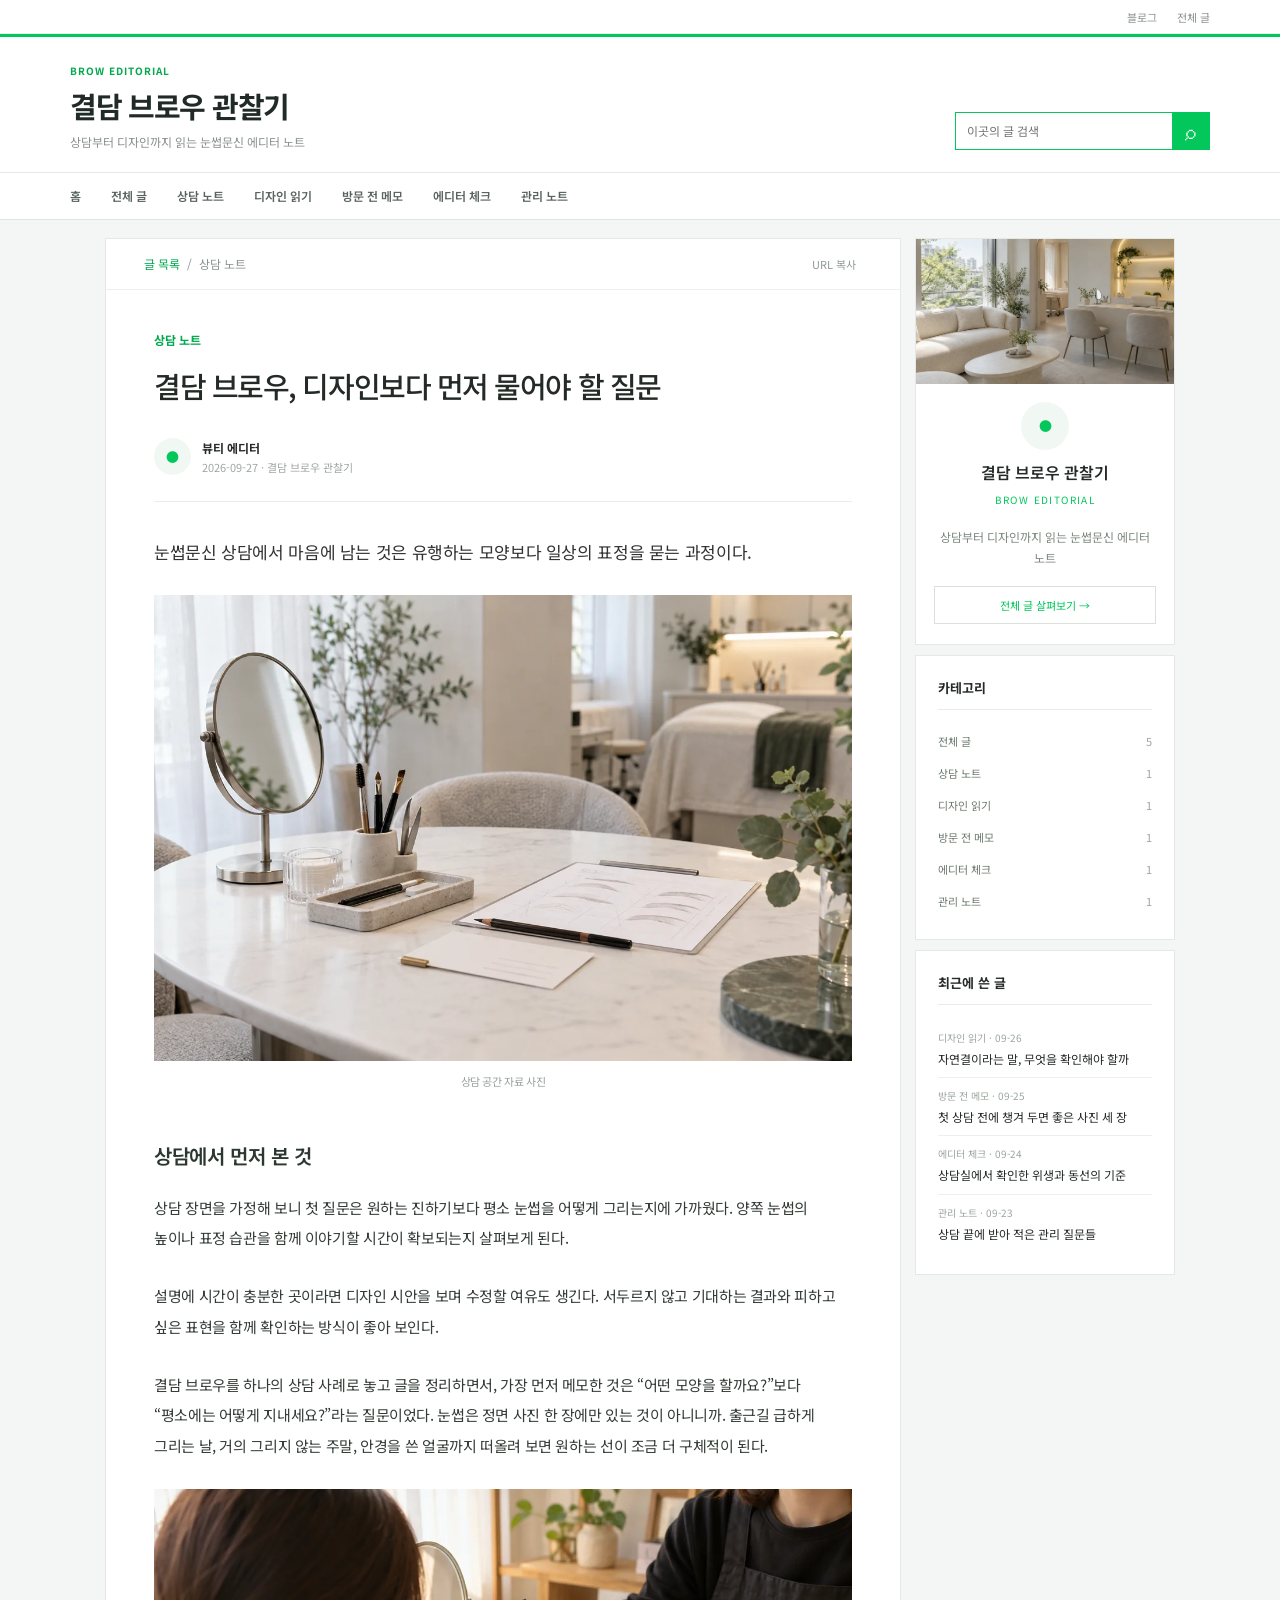
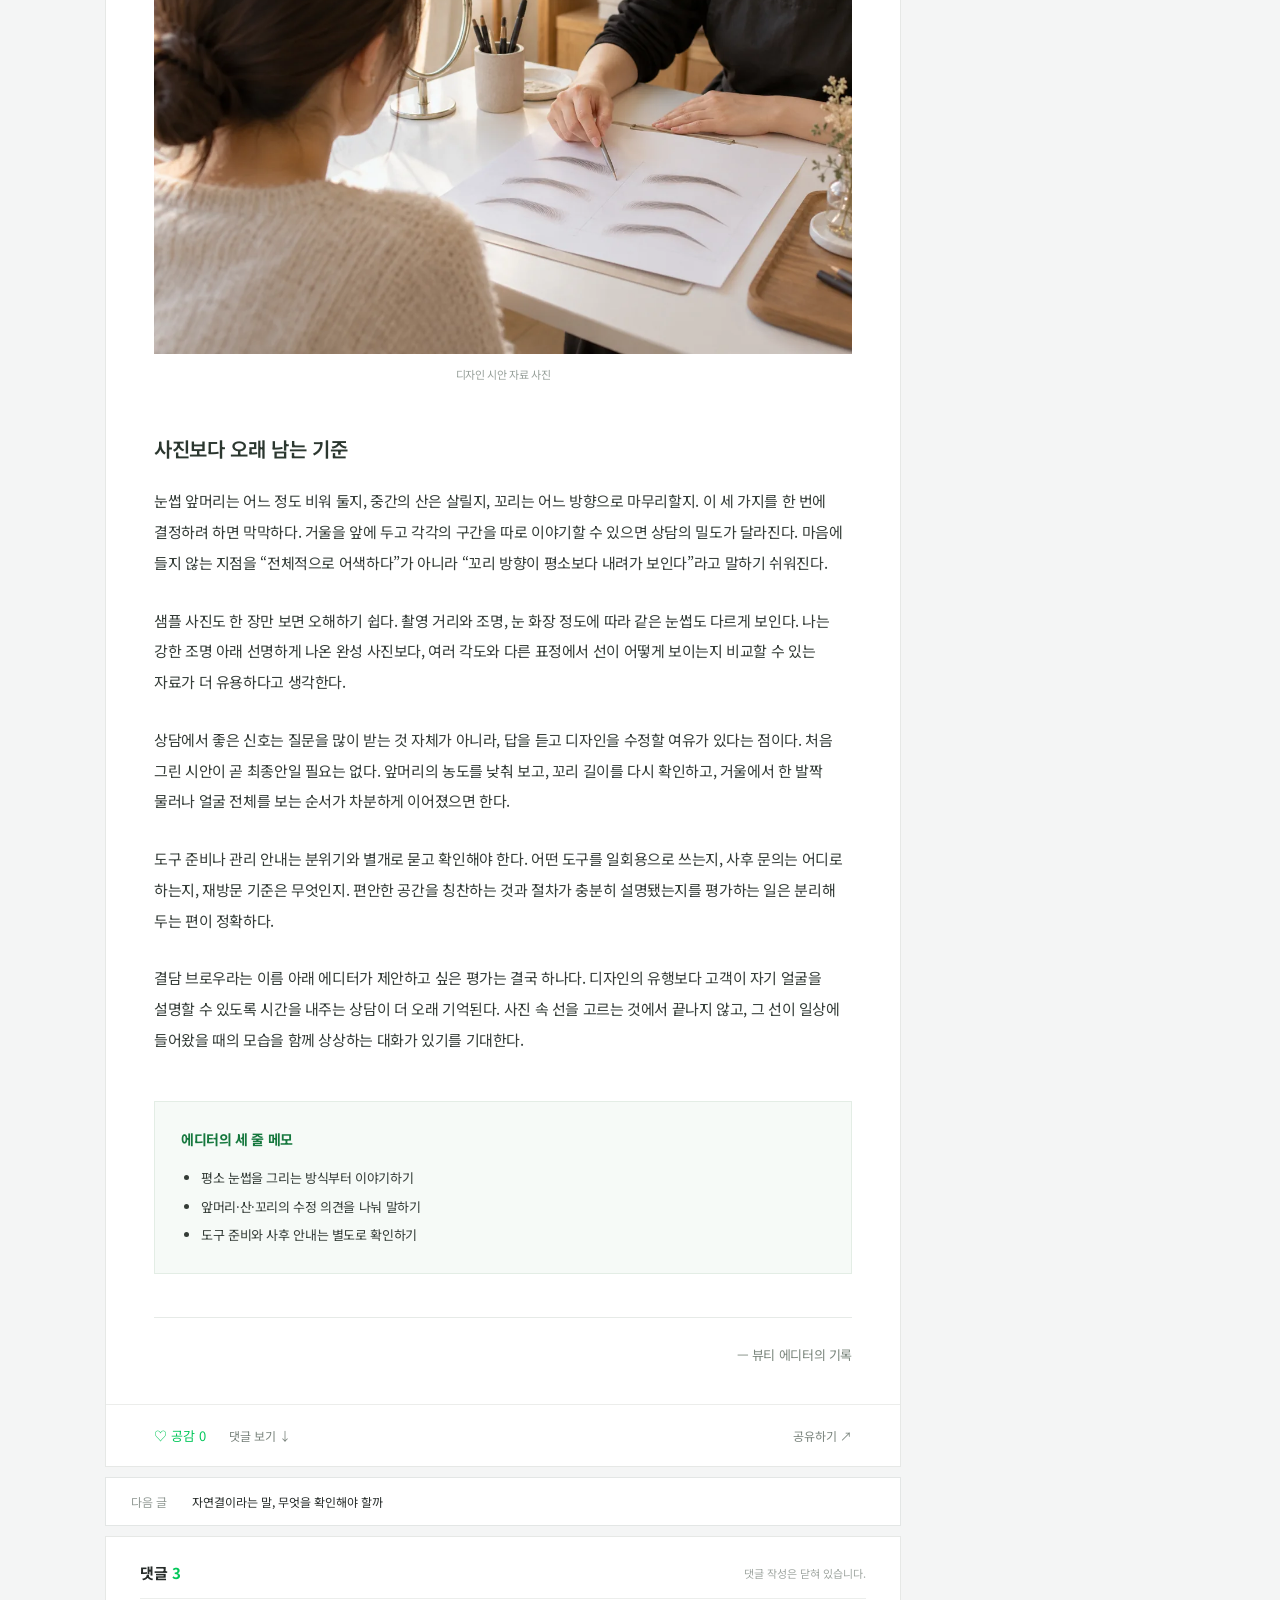
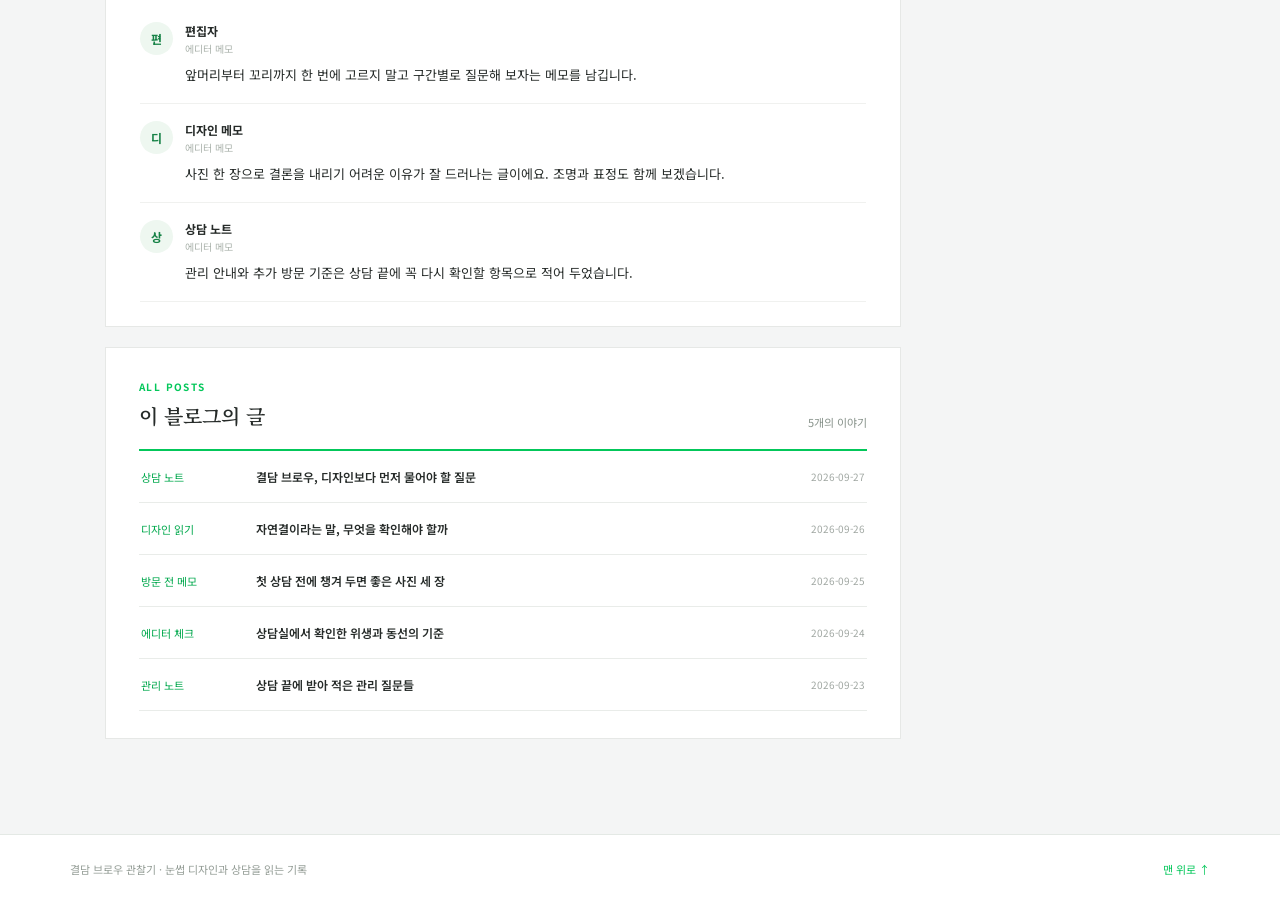
<file: index.html>
<!doctype html><html lang="ko"><head><meta charset="utf-8"><meta name="viewport" content="width=device-width,initial-scale=1"><meta name="description" content="눈썹문신 상담에서 마음에 남는 것은 유행하는 모양보다 일상의 표정을 묻는 과정이다."><meta name="theme-color" content="#03c75a"><title>결담 브로우, 디자인보다 먼저 물어야 할 질문 | 결담 브로우 관찰기</title><link rel="stylesheet" href="/assets/style.css"><script defer src="/assets/app.js"></script></head><body class="blog" style="--ink:#03c75a;--paper:#f1f8f3;--accent:#03c75a"><a class="skip" href="#main">본문으로 건너뛰기</a><div class="utility"><div><span>블로그</span><a href="/#archive">전체 글</a></div></div><header class="blog-header"><div class="brand"><a href="/" class="brand-kicker">BROW EDITORIAL</a><a href="/" class="brand-name">결담 브로우 관찰기</a><p>상담부터 디자인까지 읽는 눈썹문신 에디터 노트</p></div><form class="site-search" action="/" method="get" role="search"><label class="sr-only" for="q">글 검색</label><input id="q" name="q" type="search" placeholder="이곳의 글 검색"><button aria-label="검색" type="submit">⌕</button></form></header><nav class="main-nav" aria-label="카테고리"><div class="nav-inner"><a href="/">홈</a><a href="/#archive">전체 글</a><a href="/?category=%EC%83%81%EB%8B%B4%20%EB%85%B8%ED%8A%B8#archive">상담 노트</a><a href="/?category=%EB%94%94%EC%9E%90%EC%9D%B8%20%EC%9D%BD%EA%B8%B0#archive">디자인 읽기</a><a href="/?category=%EB%B0%A9%EB%AC%B8%20%EC%A0%84%20%EB%A9%94%EB%AA%A8#archive">방문 전 메모</a><a href="/?category=%EC%97%90%EB%94%94%ED%84%B0%20%EC%B2%B4%ED%81%AC#archive">에디터 체크</a><a href="/?category=%EA%B4%80%EB%A6%AC%20%EB%85%B8%ED%8A%B8#archive">관리 노트</a></div></nav><main id="main" class="blog-layout"><div class="main-column"><article class="post-card" data-post="editor-review"><div class="post-toolbar"><a href="/#archive">글 목록</a><span> / </span><span>상담 노트</span><button type="button" class="copy-link">URL 복사</button></div><div class="post-heading"><span class="post-category">상담 노트</span><h1>결담 브로우, 디자인보다 먼저 물어야 할 질문</h1><div class="byline"><span class="author-avatar">●</span><div><strong>뷰티 에디터</strong><time datetime="2026-09-27">2026-09-27 · 결담 브로우 관찰기</time></div></div></div><div class="post-content"><p>눈썹문신 상담에서 마음에 남는 것은 유행하는 모양보다 일상의 표정을 묻는 과정이다.</p><figure><img class="post-photo" src="/assets/images/consultation.webp" alt="상담 노트 글을 위한 연출 사진" loading="lazy" width="1200" height="800"><figcaption>상담 공간 자료 사진</figcaption></figure><h2>상담에서 먼저 본 것</h2><p>상담 장면을 가정해 보니 첫 질문은 원하는 진하기보다 평소 눈썹을 어떻게 그리는지에 가까웠다. 양쪽 눈썹의 높이나 표정 습관을 함께 이야기할 시간이 확보되는지 살펴보게 된다.</p><p>설명에 시간이 충분한 곳이라면 디자인 시안을 보며 수정할 여유도 생긴다. 서두르지 않고 기대하는 결과와 피하고 싶은 표현을 함께 확인하는 방식이 좋아 보인다.</p><p>결담 브로우를 하나의 상담 사례로 놓고 글을 정리하면서, 가장 먼저 메모한 것은 “어떤 모양을 할까요?”보다 “평소에는 어떻게 지내세요?”라는 질문이었다. 눈썹은 정면 사진 한 장에만 있는 것이 아니니까. 출근길 급하게 그리는 날, 거의 그리지 않는 주말, 안경을 쓴 얼굴까지 떠올려 보면 원하는 선이 조금 더 구체적이 된다.</p><figure><img class="post-photo" src="/assets/images/design.webp" alt="상담 노트 글을 위한 연출 사진" loading="lazy" width="1200" height="800"><figcaption>디자인 시안 자료 사진</figcaption></figure><h2>사진보다 오래 남는 기준</h2><p>눈썹 앞머리는 어느 정도 비워 둘지, 중간의 산은 살릴지, 꼬리는 어느 방향으로 마무리할지. 이 세 가지를 한 번에 결정하려 하면 막막하다. 거울을 앞에 두고 각각의 구간을 따로 이야기할 수 있으면 상담의 밀도가 달라진다. 마음에 들지 않는 지점을 “전체적으로 어색하다”가 아니라 “꼬리 방향이 평소보다 내려가 보인다”라고 말하기 쉬워진다.</p><p>샘플 사진도 한 장만 보면 오해하기 쉽다. 촬영 거리와 조명, 눈 화장 정도에 따라 같은 눈썹도 다르게 보인다. 나는 강한 조명 아래 선명하게 나온 완성 사진보다, 여러 각도와 다른 표정에서 선이 어떻게 보이는지 비교할 수 있는 자료가 더 유용하다고 생각한다.</p><p>상담에서 좋은 신호는 질문을 많이 받는 것 자체가 아니라, 답을 듣고 디자인을 수정할 여유가 있다는 점이다. 처음 그린 시안이 곧 최종안일 필요는 없다. 앞머리의 농도를 낮춰 보고, 꼬리 길이를 다시 확인하고, 거울에서 한 발짝 물러나 얼굴 전체를 보는 순서가 차분하게 이어졌으면 한다.</p><p>도구 준비나 관리 안내는 분위기와 별개로 묻고 확인해야 한다. 어떤 도구를 일회용으로 쓰는지, 사후 문의는 어디로 하는지, 재방문 기준은 무엇인지. 편안한 공간을 칭찬하는 것과 절차가 충분히 설명됐는지를 평가하는 일은 분리해 두는 편이 정확하다.</p><p>결담 브로우라는 이름 아래 에디터가 제안하고 싶은 평가는 결국 하나다. 디자인의 유행보다 고객이 자기 얼굴을 설명할 수 있도록 시간을 내주는 상담이 더 오래 기억된다. 사진 속 선을 고르는 것에서 끝나지 않고, 그 선이 일상에 들어왔을 때의 모습을 함께 상상하는 대화가 있기를 기대한다.</p><div class="editor-summary"><strong>에디터의 세 줄 메모</strong><ul><li>평소 눈썹을 그리는 방식부터 이야기하기</li><li>앞머리·산·꼬리의 수정 의견을 나눠 말하기</li><li>도구 준비와 사후 안내는 별도로 확인하기</li></ul></div><div class="post-signoff">— 뷰티 에디터의 기록</div></div><div class="post-actions"><button class="like-button" type="button" aria-pressed="false">♡ 공감 <span class="like-count">0</span></button><a href="#comments">댓글 보기 ↓</a><button class="copy-link" type="button">공유하기 ↗</button></div></article><div class="post-neighbors"><a href="/blog/design-notes/"><span>다음 글</span>자연결이라는 말, 무엇을 확인해야 할까</a></div><section class="comments" id="comments"><div class="comments-title"><h2>댓글 <span>3</span></h2><span>댓글 작성은 닫혀 있습니다.</span></div><div class="comment-list"><div class="comment-item"><span class="comment-avatar">편</span><div><strong>편집자</strong><small>에디터 메모</small><p>앞머리부터 꼬리까지 한 번에 고르지 말고 구간별로 질문해 보자는 메모를 남깁니다.</p></div></div><div class="comment-item"><span class="comment-avatar">디</span><div><strong>디자인 메모</strong><small>에디터 메모</small><p>사진 한 장으로 결론을 내리기 어려운 이유가 잘 드러나는 글이에요. 조명과 표정도 함께 보겠습니다.</p></div></div><div class="comment-item"><span class="comment-avatar">상</span><div><strong>상담 노트</strong><small>에디터 메모</small><p>관리 안내와 추가 방문 기준은 상담 끝에 꼭 다시 확인할 항목으로 적어 두었습니다.</p></div></div></div></section><section class="archive" id="archive"><div class="archive-heading"><div><span>ALL POSTS</span><h2>이 블로그의 글</h2></div><strong>5개의 이야기</strong></div><ul class="archive-list"><li class="archive-row" data-category="상담 노트" data-search="결담 브로우, 디자인보다 먼저 물어야 할 질문 눈썹문신 상담에서 마음에 남는 것은 유행하는 모양보다 일상의 표정을 묻는 과정이다. 상담 노트"><span class="archive-category">상담 노트</span><a href="/blog/editor-review/">결담 브로우, 디자인보다 먼저 물어야 할 질문</a><time datetime="2026-09-27">2026-09-27</time></li><li class="archive-row" data-category="디자인 읽기" data-search="자연결이라는 말, 무엇을 확인해야 할까 자연스럽다는 한마디 대신 선의 방향과 간격을 구체적으로 살펴봤다. 디자인 읽기"><span class="archive-category">디자인 읽기</span><a href="/blog/design-notes/">자연결이라는 말, 무엇을 확인해야 할까</a><time datetime="2026-09-26">2026-09-26</time></li><li class="archive-row" data-category="방문 전 메모" data-search="첫 상담 전에 챙겨 두면 좋은 사진 세 장 말로 설명하기 어려운 취향을 사진으로 정리해 가면 대화가 선명해진다. 방문 전 메모"><span class="archive-category">방문 전 메모</span><a href="/blog/before-visit/">첫 상담 전에 챙겨 두면 좋은 사진 세 장</a><time datetime="2026-09-25">2026-09-25</time></li><li class="archive-row" data-category="에디터 체크" data-search="상담실에서 확인한 위생과 동선의 기준 깨끗해 보이는 공간과 실제 준비 과정을 구분해서 보는 메모. 에디터 체크"><span class="archive-category">에디터 체크</span><a href="/blog/editor-check/">상담실에서 확인한 위생과 동선의 기준</a><time datetime="2026-09-24">2026-09-24</time></li><li class="archive-row" data-category="관리 노트" data-search="상담 끝에 받아 적은 관리 질문들 시술 후 관리와 재방문 설명은 디자인만큼 또렷해야 한다. 관리 노트"><span class="archive-category">관리 노트</span><a href="/blog/aftercare-notes/">상담 끝에 받아 적은 관리 질문들</a><time datetime="2026-09-23">2026-09-23</time></li></ul><p class="archive-empty" hidden>해당하는 글이 없습니다.</p></section></div><aside class="blog-aside" aria-label="블로그 정보"><section class="profile-panel"><img class="profile-photo" src="/assets/images/salon.webp" alt="상담 공간 사진" width="280" height="145"><div class="profile-avatar">●</div><h2>결담 브로우 관찰기</h2><span class="profile-label">BROW EDITORIAL</span><p>상담부터 디자인까지 읽는 눈썹문신 에디터 노트</p><a class="profile-link" href="/#archive">전체 글 살펴보기 →</a></section><section class="widget"><h2>카테고리</h2><a class="widget-link" href="/#archive">전체 글 <span>5</span></a><a class="widget-link" href="/?category=%EC%83%81%EB%8B%B4%20%EB%85%B8%ED%8A%B8#archive">상담 노트 <span>1</span></a><a class="widget-link" href="/?category=%EB%94%94%EC%9E%90%EC%9D%B8%20%EC%9D%BD%EA%B8%B0#archive">디자인 읽기 <span>1</span></a><a class="widget-link" href="/?category=%EB%B0%A9%EB%AC%B8%20%EC%A0%84%20%EB%A9%94%EB%AA%A8#archive">방문 전 메모 <span>1</span></a><a class="widget-link" href="/?category=%EC%97%90%EB%94%94%ED%84%B0%20%EC%B2%B4%ED%81%AC#archive">에디터 체크 <span>1</span></a><a class="widget-link" href="/?category=%EA%B4%80%EB%A6%AC%20%EB%85%B8%ED%8A%B8#archive">관리 노트 <span>1</span></a></section><section class="widget"><h2>최근에 쓴 글</h2><ol class="recent-list"><li><a href="/blog/design-notes/"><small>디자인 읽기 · 09-26</small><span>자연결이라는 말, 무엇을 확인해야 할까</span></a></li><li><a href="/blog/before-visit/"><small>방문 전 메모 · 09-25</small><span>첫 상담 전에 챙겨 두면 좋은 사진 세 장</span></a></li><li><a href="/blog/editor-check/"><small>에디터 체크 · 09-24</small><span>상담실에서 확인한 위생과 동선의 기준</span></a></li><li><a href="/blog/aftercare-notes/"><small>관리 노트 · 09-23</small><span>상담 끝에 받아 적은 관리 질문들</span></a></li></ol></section></aside></main><footer class="footer"><span>결담 브로우 관찰기 · 눈썹 디자인과 상담을 읽는 기록</span><a href="/">맨 위로 ↑</a></footer></body></html>
</file>
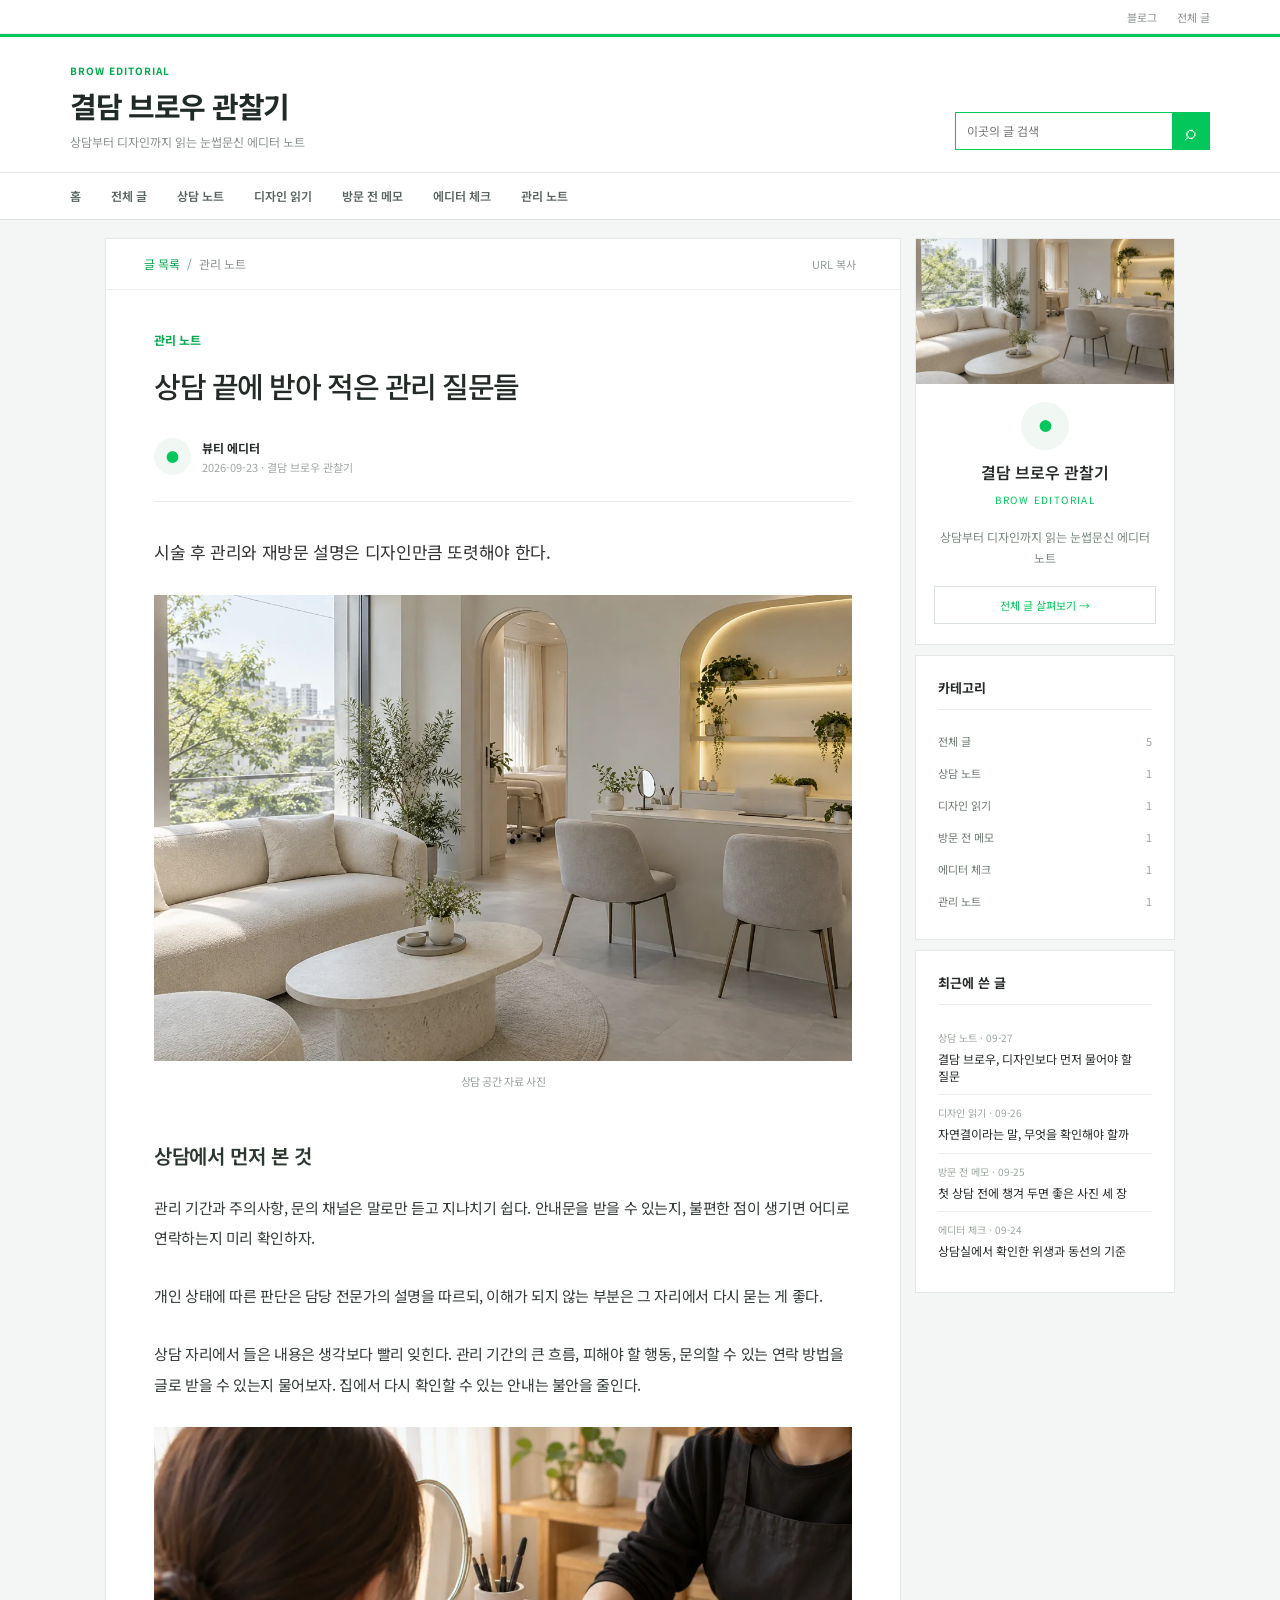
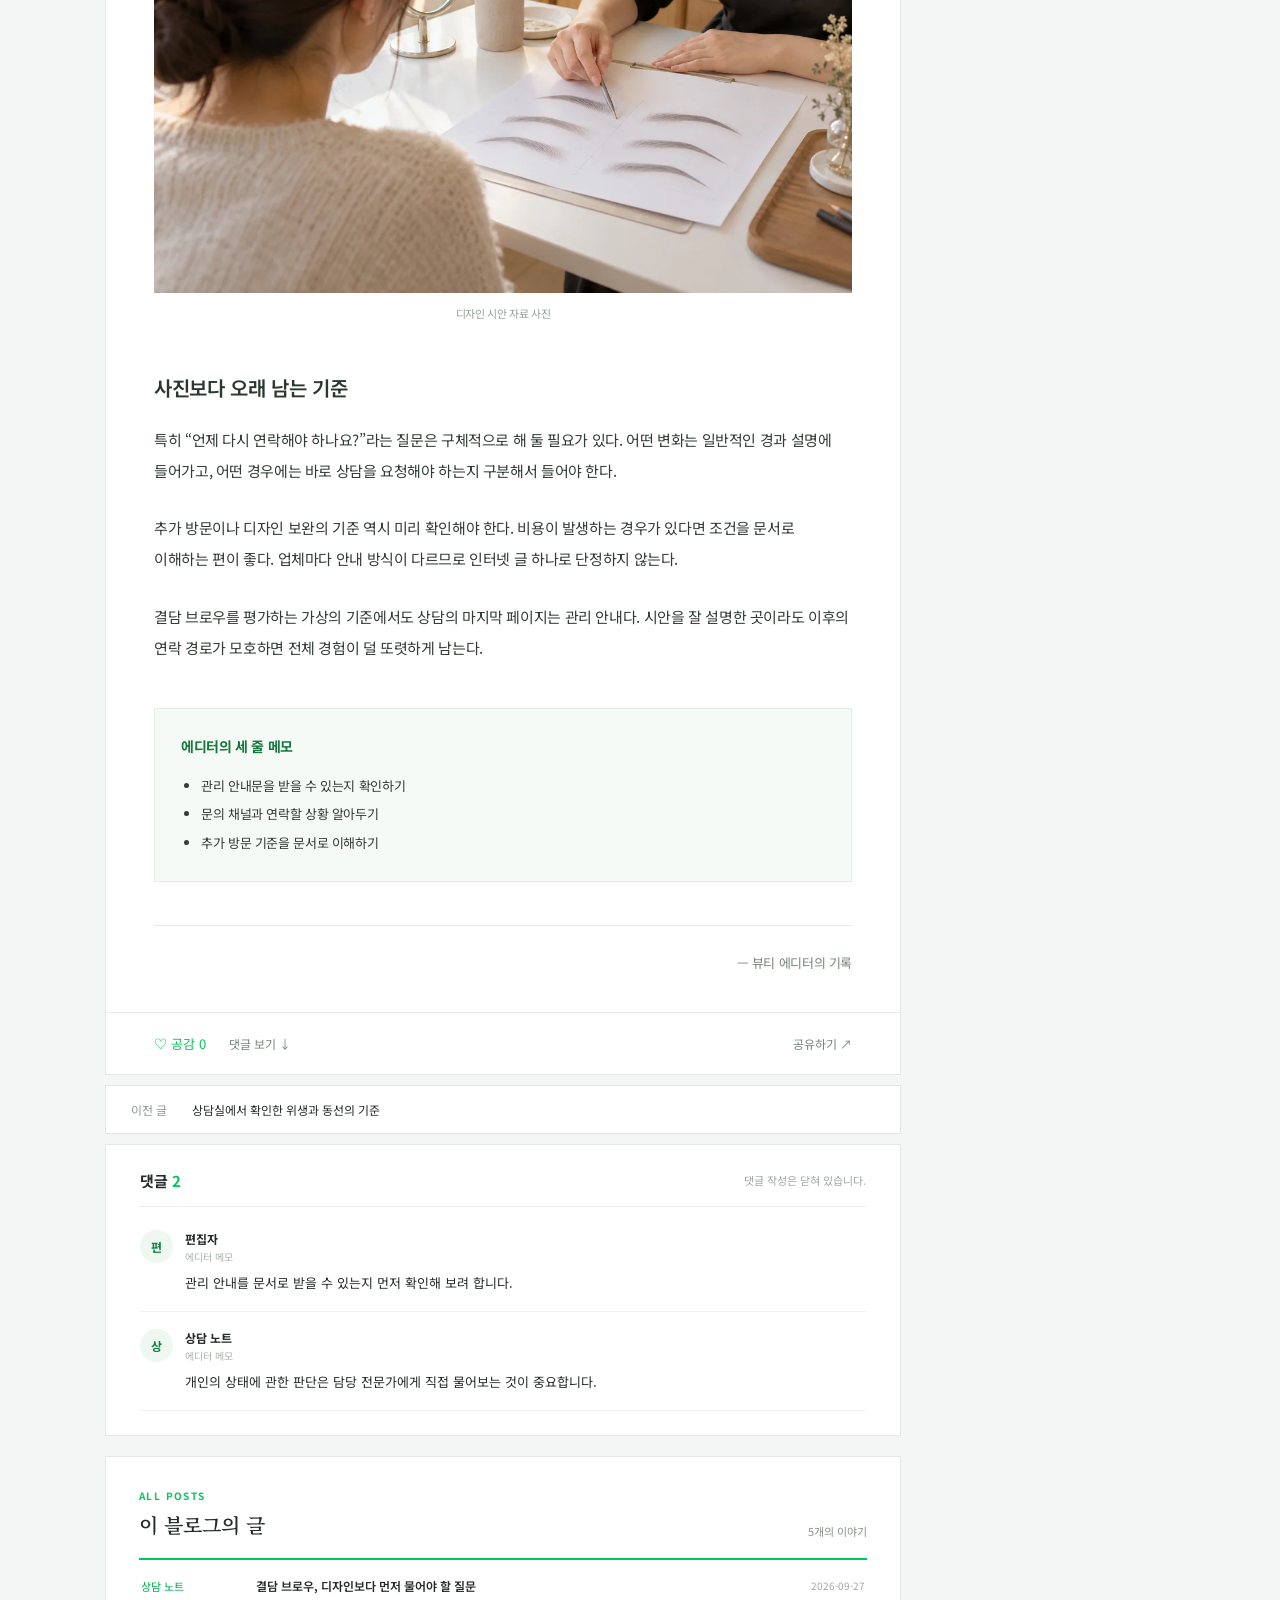
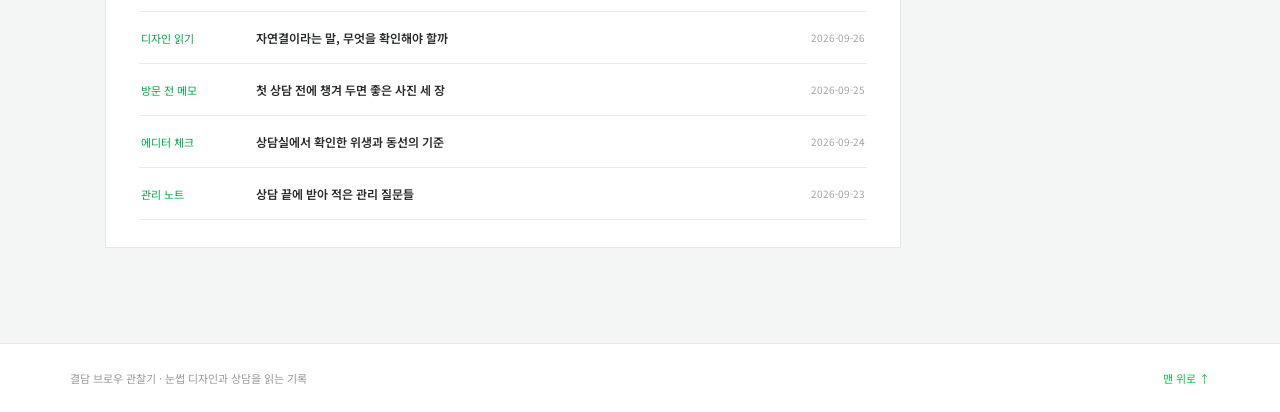
<file: blog/aftercare-notes/index.html>
<!doctype html><html lang="ko"><head><meta charset="utf-8"><meta name="viewport" content="width=device-width,initial-scale=1"><meta name="description" content="시술 후 관리와 재방문 설명은 디자인만큼 또렷해야 한다."><meta name="theme-color" content="#03c75a"><title>상담 끝에 받아 적은 관리 질문들 | 결담 브로우 관찰기</title><link rel="stylesheet" href="/assets/style.css"><script defer src="/assets/app.js"></script></head><body class="blog" style="--ink:#03c75a;--paper:#f1f8f3;--accent:#03c75a"><a class="skip" href="#main">본문으로 건너뛰기</a><div class="utility"><div><span>블로그</span><a href="/#archive">전체 글</a></div></div><header class="blog-header"><div class="brand"><a href="/" class="brand-kicker">BROW EDITORIAL</a><a href="/" class="brand-name">결담 브로우 관찰기</a><p>상담부터 디자인까지 읽는 눈썹문신 에디터 노트</p></div><form class="site-search" action="/" method="get" role="search"><label class="sr-only" for="q">글 검색</label><input id="q" name="q" type="search" placeholder="이곳의 글 검색"><button aria-label="검색" type="submit">⌕</button></form></header><nav class="main-nav" aria-label="카테고리"><div class="nav-inner"><a href="/">홈</a><a href="/#archive">전체 글</a><a href="/?category=%EC%83%81%EB%8B%B4%20%EB%85%B8%ED%8A%B8#archive">상담 노트</a><a href="/?category=%EB%94%94%EC%9E%90%EC%9D%B8%20%EC%9D%BD%EA%B8%B0#archive">디자인 읽기</a><a href="/?category=%EB%B0%A9%EB%AC%B8%20%EC%A0%84%20%EB%A9%94%EB%AA%A8#archive">방문 전 메모</a><a href="/?category=%EC%97%90%EB%94%94%ED%84%B0%20%EC%B2%B4%ED%81%AC#archive">에디터 체크</a><a href="/?category=%EA%B4%80%EB%A6%AC%20%EB%85%B8%ED%8A%B8#archive">관리 노트</a></div></nav><main id="main" class="blog-layout"><div class="main-column"><article class="post-card" data-post="aftercare-notes"><div class="post-toolbar"><a href="/#archive">글 목록</a><span> / </span><span>관리 노트</span><button type="button" class="copy-link">URL 복사</button></div><div class="post-heading"><span class="post-category">관리 노트</span><h1>상담 끝에 받아 적은 관리 질문들</h1><div class="byline"><span class="author-avatar">●</span><div><strong>뷰티 에디터</strong><time datetime="2026-09-23">2026-09-23 · 결담 브로우 관찰기</time></div></div></div><div class="post-content"><p>시술 후 관리와 재방문 설명은 디자인만큼 또렷해야 한다.</p><figure><img class="post-photo" src="/assets/images/salon.webp" alt="관리 노트 글을 위한 연출 사진" loading="lazy" width="1200" height="800"><figcaption>상담 공간 자료 사진</figcaption></figure><h2>상담에서 먼저 본 것</h2><p>관리 기간과 주의사항, 문의 채널은 말로만 듣고 지나치기 쉽다. 안내문을 받을 수 있는지, 불편한 점이 생기면 어디로 연락하는지 미리 확인하자.</p><p>개인 상태에 따른 판단은 담당 전문가의 설명을 따르되, 이해가 되지 않는 부분은 그 자리에서 다시 묻는 게 좋다.</p><p>상담 자리에서 들은 내용은 생각보다 빨리 잊힌다. 관리 기간의 큰 흐름, 피해야 할 행동, 문의할 수 있는 연락 방법을 글로 받을 수 있는지 물어보자. 집에서 다시 확인할 수 있는 안내는 불안을 줄인다.</p><figure><img class="post-photo" src="/assets/images/design.webp" alt="관리 노트 글을 위한 연출 사진" loading="lazy" width="1200" height="800"><figcaption>디자인 시안 자료 사진</figcaption></figure><h2>사진보다 오래 남는 기준</h2><p>특히 “언제 다시 연락해야 하나요?”라는 질문은 구체적으로 해 둘 필요가 있다. 어떤 변화는 일반적인 경과 설명에 들어가고, 어떤 경우에는 바로 상담을 요청해야 하는지 구분해서 들어야 한다.</p><p>추가 방문이나 디자인 보완의 기준 역시 미리 확인해야 한다. 비용이 발생하는 경우가 있다면 조건을 문서로 이해하는 편이 좋다. 업체마다 안내 방식이 다르므로 인터넷 글 하나로 단정하지 않는다.</p><p>결담 브로우를 평가하는 가상의 기준에서도 상담의 마지막 페이지는 관리 안내다. 시안을 잘 설명한 곳이라도 이후의 연락 경로가 모호하면 전체 경험이 덜 또렷하게 남는다.</p><div class="editor-summary"><strong>에디터의 세 줄 메모</strong><ul><li>관리 안내문을 받을 수 있는지 확인하기</li><li>문의 채널과 연락할 상황 알아두기</li><li>추가 방문 기준을 문서로 이해하기</li></ul></div><div class="post-signoff">— 뷰티 에디터의 기록</div></div><div class="post-actions"><button class="like-button" type="button" aria-pressed="false">♡ 공감 <span class="like-count">0</span></button><a href="#comments">댓글 보기 ↓</a><button class="copy-link" type="button">공유하기 ↗</button></div></article><div class="post-neighbors"><a href="/blog/editor-check/"><span>이전 글</span>상담실에서 확인한 위생과 동선의 기준</a></div><section class="comments" id="comments"><div class="comments-title"><h2>댓글 <span>2</span></h2><span>댓글 작성은 닫혀 있습니다.</span></div><div class="comment-list"><div class="comment-item"><span class="comment-avatar">편</span><div><strong>편집자</strong><small>에디터 메모</small><p>관리 안내를 문서로 받을 수 있는지 먼저 확인해 보려 합니다.</p></div></div><div class="comment-item"><span class="comment-avatar">상</span><div><strong>상담 노트</strong><small>에디터 메모</small><p>개인의 상태에 관한 판단은 담당 전문가에게 직접 물어보는 것이 중요합니다.</p></div></div></div></section><section class="archive" id="archive"><div class="archive-heading"><div><span>ALL POSTS</span><h2>이 블로그의 글</h2></div><strong>5개의 이야기</strong></div><ul class="archive-list"><li class="archive-row" data-category="상담 노트" data-search="결담 브로우, 디자인보다 먼저 물어야 할 질문 눈썹문신 상담에서 마음에 남는 것은 유행하는 모양보다 일상의 표정을 묻는 과정이다. 상담 노트"><span class="archive-category">상담 노트</span><a href="/blog/editor-review/">결담 브로우, 디자인보다 먼저 물어야 할 질문</a><time datetime="2026-09-27">2026-09-27</time></li><li class="archive-row" data-category="디자인 읽기" data-search="자연결이라는 말, 무엇을 확인해야 할까 자연스럽다는 한마디 대신 선의 방향과 간격을 구체적으로 살펴봤다. 디자인 읽기"><span class="archive-category">디자인 읽기</span><a href="/blog/design-notes/">자연결이라는 말, 무엇을 확인해야 할까</a><time datetime="2026-09-26">2026-09-26</time></li><li class="archive-row" data-category="방문 전 메모" data-search="첫 상담 전에 챙겨 두면 좋은 사진 세 장 말로 설명하기 어려운 취향을 사진으로 정리해 가면 대화가 선명해진다. 방문 전 메모"><span class="archive-category">방문 전 메모</span><a href="/blog/before-visit/">첫 상담 전에 챙겨 두면 좋은 사진 세 장</a><time datetime="2026-09-25">2026-09-25</time></li><li class="archive-row" data-category="에디터 체크" data-search="상담실에서 확인한 위생과 동선의 기준 깨끗해 보이는 공간과 실제 준비 과정을 구분해서 보는 메모. 에디터 체크"><span class="archive-category">에디터 체크</span><a href="/blog/editor-check/">상담실에서 확인한 위생과 동선의 기준</a><time datetime="2026-09-24">2026-09-24</time></li><li class="archive-row" data-category="관리 노트" data-search="상담 끝에 받아 적은 관리 질문들 시술 후 관리와 재방문 설명은 디자인만큼 또렷해야 한다. 관리 노트"><span class="archive-category">관리 노트</span><a href="/blog/aftercare-notes/">상담 끝에 받아 적은 관리 질문들</a><time datetime="2026-09-23">2026-09-23</time></li></ul><p class="archive-empty" hidden>해당하는 글이 없습니다.</p></section></div><aside class="blog-aside" aria-label="블로그 정보"><section class="profile-panel"><img class="profile-photo" src="/assets/images/salon.webp" alt="상담 공간 사진" width="280" height="145"><div class="profile-avatar">●</div><h2>결담 브로우 관찰기</h2><span class="profile-label">BROW EDITORIAL</span><p>상담부터 디자인까지 읽는 눈썹문신 에디터 노트</p><a class="profile-link" href="/#archive">전체 글 살펴보기 →</a></section><section class="widget"><h2>카테고리</h2><a class="widget-link" href="/#archive">전체 글 <span>5</span></a><a class="widget-link" href="/?category=%EC%83%81%EB%8B%B4%20%EB%85%B8%ED%8A%B8#archive">상담 노트 <span>1</span></a><a class="widget-link" href="/?category=%EB%94%94%EC%9E%90%EC%9D%B8%20%EC%9D%BD%EA%B8%B0#archive">디자인 읽기 <span>1</span></a><a class="widget-link" href="/?category=%EB%B0%A9%EB%AC%B8%20%EC%A0%84%20%EB%A9%94%EB%AA%A8#archive">방문 전 메모 <span>1</span></a><a class="widget-link" href="/?category=%EC%97%90%EB%94%94%ED%84%B0%20%EC%B2%B4%ED%81%AC#archive">에디터 체크 <span>1</span></a><a class="widget-link" href="/?category=%EA%B4%80%EB%A6%AC%20%EB%85%B8%ED%8A%B8#archive">관리 노트 <span>1</span></a></section><section class="widget"><h2>최근에 쓴 글</h2><ol class="recent-list"><li><a href="/blog/editor-review/"><small>상담 노트 · 09-27</small><span>결담 브로우, 디자인보다 먼저 물어야 할 질문</span></a></li><li><a href="/blog/design-notes/"><small>디자인 읽기 · 09-26</small><span>자연결이라는 말, 무엇을 확인해야 할까</span></a></li><li><a href="/blog/before-visit/"><small>방문 전 메모 · 09-25</small><span>첫 상담 전에 챙겨 두면 좋은 사진 세 장</span></a></li><li><a href="/blog/editor-check/"><small>에디터 체크 · 09-24</small><span>상담실에서 확인한 위생과 동선의 기준</span></a></li></ol></section></aside></main><footer class="footer"><span>결담 브로우 관찰기 · 눈썹 디자인과 상담을 읽는 기록</span><a href="/">맨 위로 ↑</a></footer></body></html>
</file>
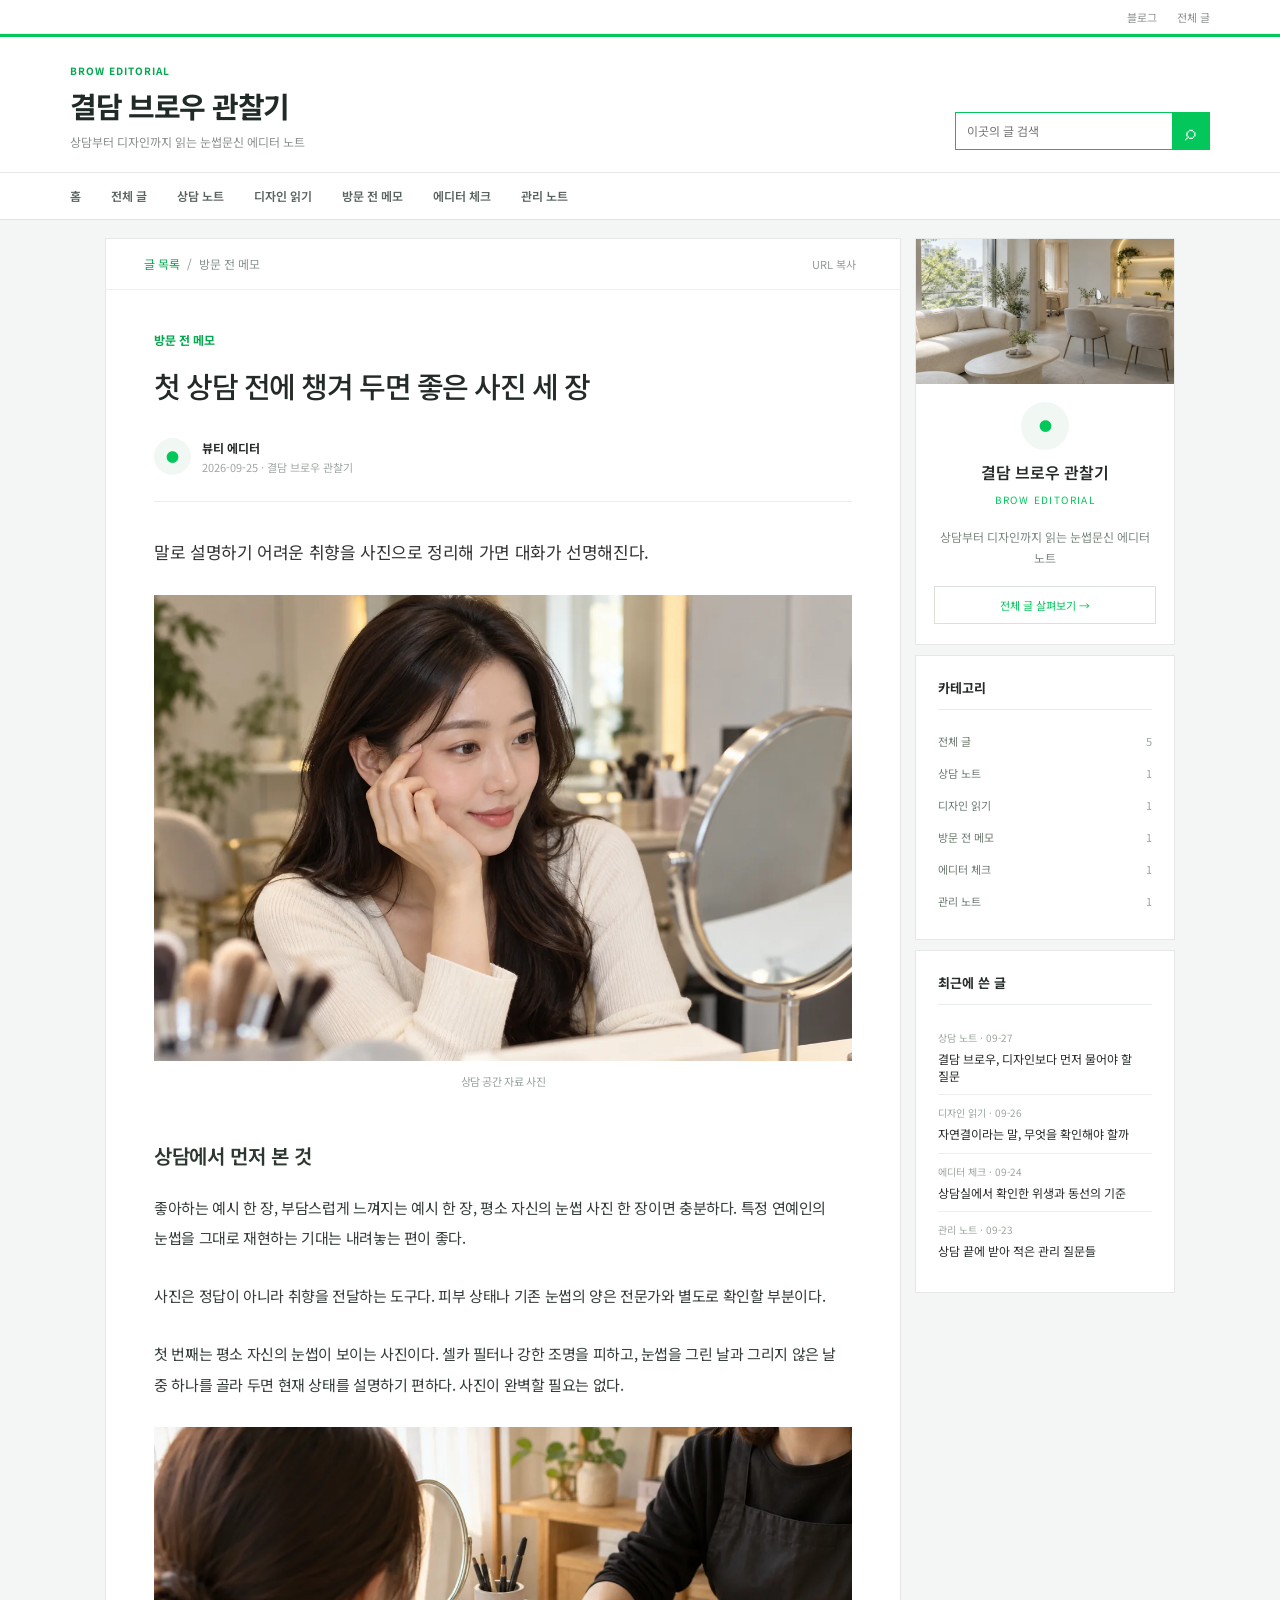
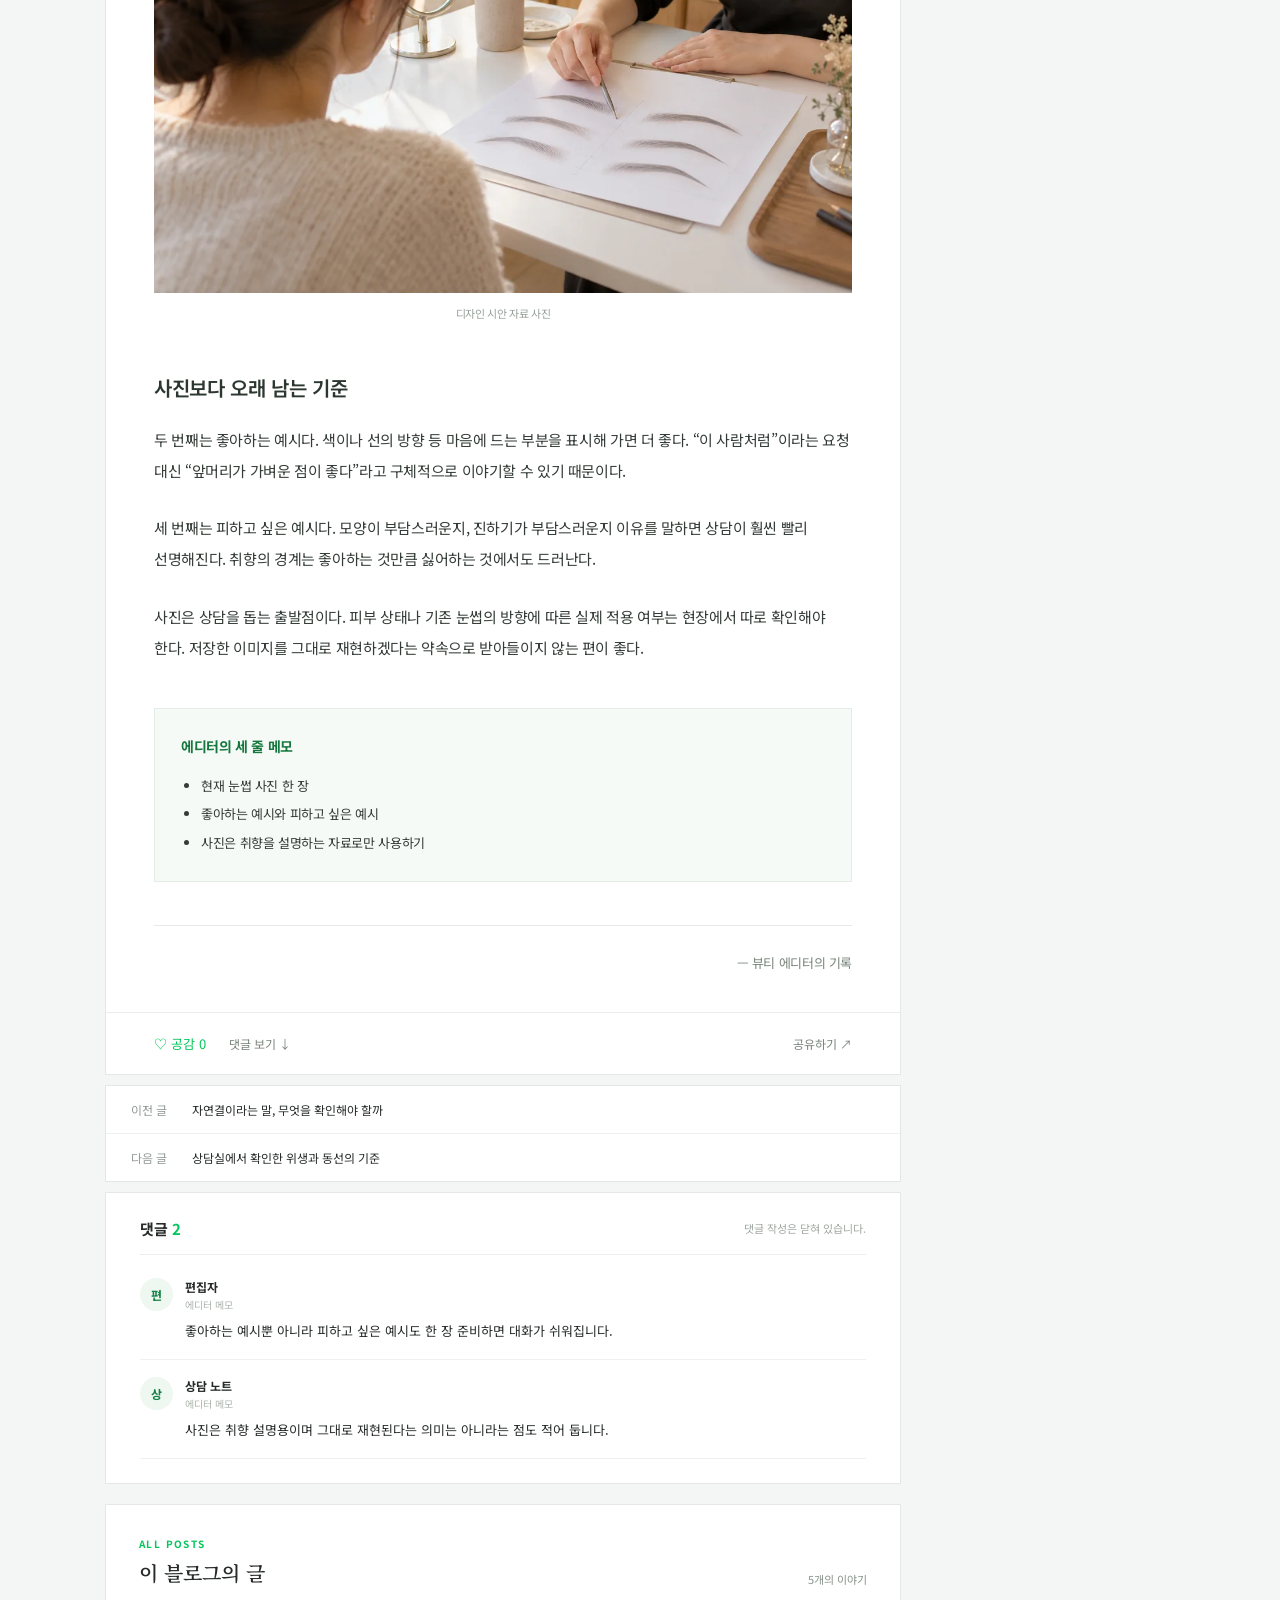
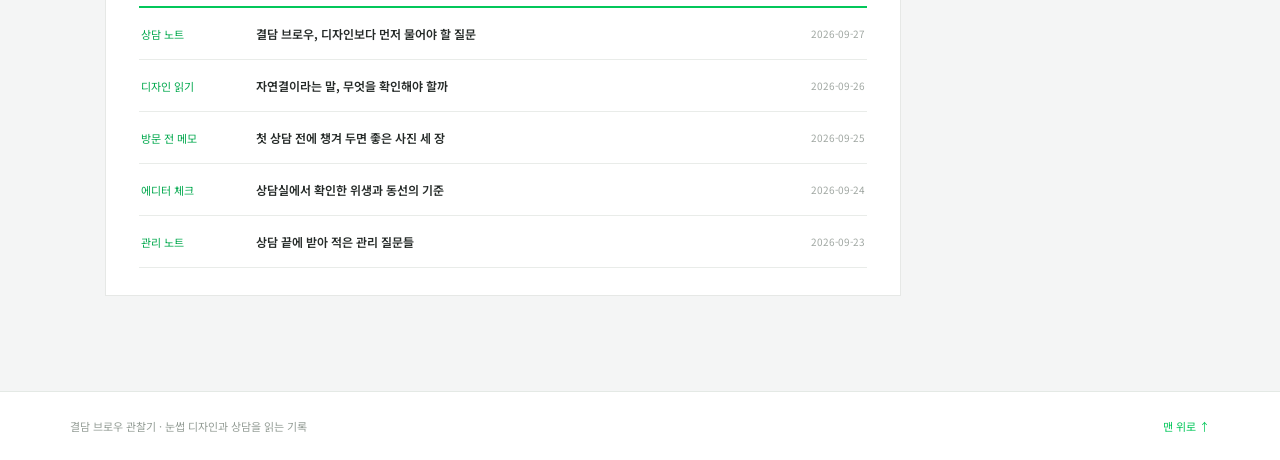
<file: blog/before-visit/index.html>
<!doctype html><html lang="ko"><head><meta charset="utf-8"><meta name="viewport" content="width=device-width,initial-scale=1"><meta name="description" content="말로 설명하기 어려운 취향을 사진으로 정리해 가면 대화가 선명해진다."><meta name="theme-color" content="#03c75a"><title>첫 상담 전에 챙겨 두면 좋은 사진 세 장 | 결담 브로우 관찰기</title><link rel="stylesheet" href="/assets/style.css"><script defer src="/assets/app.js"></script></head><body class="blog" style="--ink:#03c75a;--paper:#f1f8f3;--accent:#03c75a"><a class="skip" href="#main">본문으로 건너뛰기</a><div class="utility"><div><span>블로그</span><a href="/#archive">전체 글</a></div></div><header class="blog-header"><div class="brand"><a href="/" class="brand-kicker">BROW EDITORIAL</a><a href="/" class="brand-name">결담 브로우 관찰기</a><p>상담부터 디자인까지 읽는 눈썹문신 에디터 노트</p></div><form class="site-search" action="/" method="get" role="search"><label class="sr-only" for="q">글 검색</label><input id="q" name="q" type="search" placeholder="이곳의 글 검색"><button aria-label="검색" type="submit">⌕</button></form></header><nav class="main-nav" aria-label="카테고리"><div class="nav-inner"><a href="/">홈</a><a href="/#archive">전체 글</a><a href="/?category=%EC%83%81%EB%8B%B4%20%EB%85%B8%ED%8A%B8#archive">상담 노트</a><a href="/?category=%EB%94%94%EC%9E%90%EC%9D%B8%20%EC%9D%BD%EA%B8%B0#archive">디자인 읽기</a><a href="/?category=%EB%B0%A9%EB%AC%B8%20%EC%A0%84%20%EB%A9%94%EB%AA%A8#archive">방문 전 메모</a><a href="/?category=%EC%97%90%EB%94%94%ED%84%B0%20%EC%B2%B4%ED%81%AC#archive">에디터 체크</a><a href="/?category=%EA%B4%80%EB%A6%AC%20%EB%85%B8%ED%8A%B8#archive">관리 노트</a></div></nav><main id="main" class="blog-layout"><div class="main-column"><article class="post-card" data-post="before-visit"><div class="post-toolbar"><a href="/#archive">글 목록</a><span> / </span><span>방문 전 메모</span><button type="button" class="copy-link">URL 복사</button></div><div class="post-heading"><span class="post-category">방문 전 메모</span><h1>첫 상담 전에 챙겨 두면 좋은 사진 세 장</h1><div class="byline"><span class="author-avatar">●</span><div><strong>뷰티 에디터</strong><time datetime="2026-09-25">2026-09-25 · 결담 브로우 관찰기</time></div></div></div><div class="post-content"><p>말로 설명하기 어려운 취향을 사진으로 정리해 가면 대화가 선명해진다.</p><figure><img class="post-photo" src="/assets/images/mirror.webp" alt="방문 전 메모 글을 위한 연출 사진" loading="lazy" width="1200" height="800"><figcaption>상담 공간 자료 사진</figcaption></figure><h2>상담에서 먼저 본 것</h2><p>좋아하는 예시 한 장, 부담스럽게 느껴지는 예시 한 장, 평소 자신의 눈썹 사진 한 장이면 충분하다. 특정 연예인의 눈썹을 그대로 재현하는 기대는 내려놓는 편이 좋다.</p><p>사진은 정답이 아니라 취향을 전달하는 도구다. 피부 상태나 기존 눈썹의 양은 전문가와 별도로 확인할 부분이다.</p><p>첫 번째는 평소 자신의 눈썹이 보이는 사진이다. 셀카 필터나 강한 조명을 피하고, 눈썹을 그린 날과 그리지 않은 날 중 하나를 골라 두면 현재 상태를 설명하기 편하다. 사진이 완벽할 필요는 없다.</p><figure><img class="post-photo" src="/assets/images/design.webp" alt="방문 전 메모 글을 위한 연출 사진" loading="lazy" width="1200" height="800"><figcaption>디자인 시안 자료 사진</figcaption></figure><h2>사진보다 오래 남는 기준</h2><p>두 번째는 좋아하는 예시다. 색이나 선의 방향 등 마음에 드는 부분을 표시해 가면 더 좋다. “이 사람처럼”이라는 요청 대신 “앞머리가 가벼운 점이 좋다”라고 구체적으로 이야기할 수 있기 때문이다.</p><p>세 번째는 피하고 싶은 예시다. 모양이 부담스러운지, 진하기가 부담스러운지 이유를 말하면 상담이 훨씬 빨리 선명해진다. 취향의 경계는 좋아하는 것만큼 싫어하는 것에서도 드러난다.</p><p>사진은 상담을 돕는 출발점이다. 피부 상태나 기존 눈썹의 방향에 따른 실제 적용 여부는 현장에서 따로 확인해야 한다. 저장한 이미지를 그대로 재현하겠다는 약속으로 받아들이지 않는 편이 좋다.</p><div class="editor-summary"><strong>에디터의 세 줄 메모</strong><ul><li>현재 눈썹 사진 한 장</li><li>좋아하는 예시와 피하고 싶은 예시</li><li>사진은 취향을 설명하는 자료로만 사용하기</li></ul></div><div class="post-signoff">— 뷰티 에디터의 기록</div></div><div class="post-actions"><button class="like-button" type="button" aria-pressed="false">♡ 공감 <span class="like-count">0</span></button><a href="#comments">댓글 보기 ↓</a><button class="copy-link" type="button">공유하기 ↗</button></div></article><div class="post-neighbors"><a href="/blog/design-notes/"><span>이전 글</span>자연결이라는 말, 무엇을 확인해야 할까</a><a href="/blog/editor-check/"><span>다음 글</span>상담실에서 확인한 위생과 동선의 기준</a></div><section class="comments" id="comments"><div class="comments-title"><h2>댓글 <span>2</span></h2><span>댓글 작성은 닫혀 있습니다.</span></div><div class="comment-list"><div class="comment-item"><span class="comment-avatar">편</span><div><strong>편집자</strong><small>에디터 메모</small><p>좋아하는 예시뿐 아니라 피하고 싶은 예시도 한 장 준비하면 대화가 쉬워집니다.</p></div></div><div class="comment-item"><span class="comment-avatar">상</span><div><strong>상담 노트</strong><small>에디터 메모</small><p>사진은 취향 설명용이며 그대로 재현된다는 의미는 아니라는 점도 적어 둡니다.</p></div></div></div></section><section class="archive" id="archive"><div class="archive-heading"><div><span>ALL POSTS</span><h2>이 블로그의 글</h2></div><strong>5개의 이야기</strong></div><ul class="archive-list"><li class="archive-row" data-category="상담 노트" data-search="결담 브로우, 디자인보다 먼저 물어야 할 질문 눈썹문신 상담에서 마음에 남는 것은 유행하는 모양보다 일상의 표정을 묻는 과정이다. 상담 노트"><span class="archive-category">상담 노트</span><a href="/blog/editor-review/">결담 브로우, 디자인보다 먼저 물어야 할 질문</a><time datetime="2026-09-27">2026-09-27</time></li><li class="archive-row" data-category="디자인 읽기" data-search="자연결이라는 말, 무엇을 확인해야 할까 자연스럽다는 한마디 대신 선의 방향과 간격을 구체적으로 살펴봤다. 디자인 읽기"><span class="archive-category">디자인 읽기</span><a href="/blog/design-notes/">자연결이라는 말, 무엇을 확인해야 할까</a><time datetime="2026-09-26">2026-09-26</time></li><li class="archive-row" data-category="방문 전 메모" data-search="첫 상담 전에 챙겨 두면 좋은 사진 세 장 말로 설명하기 어려운 취향을 사진으로 정리해 가면 대화가 선명해진다. 방문 전 메모"><span class="archive-category">방문 전 메모</span><a href="/blog/before-visit/">첫 상담 전에 챙겨 두면 좋은 사진 세 장</a><time datetime="2026-09-25">2026-09-25</time></li><li class="archive-row" data-category="에디터 체크" data-search="상담실에서 확인한 위생과 동선의 기준 깨끗해 보이는 공간과 실제 준비 과정을 구분해서 보는 메모. 에디터 체크"><span class="archive-category">에디터 체크</span><a href="/blog/editor-check/">상담실에서 확인한 위생과 동선의 기준</a><time datetime="2026-09-24">2026-09-24</time></li><li class="archive-row" data-category="관리 노트" data-search="상담 끝에 받아 적은 관리 질문들 시술 후 관리와 재방문 설명은 디자인만큼 또렷해야 한다. 관리 노트"><span class="archive-category">관리 노트</span><a href="/blog/aftercare-notes/">상담 끝에 받아 적은 관리 질문들</a><time datetime="2026-09-23">2026-09-23</time></li></ul><p class="archive-empty" hidden>해당하는 글이 없습니다.</p></section></div><aside class="blog-aside" aria-label="블로그 정보"><section class="profile-panel"><img class="profile-photo" src="/assets/images/salon.webp" alt="상담 공간 사진" width="280" height="145"><div class="profile-avatar">●</div><h2>결담 브로우 관찰기</h2><span class="profile-label">BROW EDITORIAL</span><p>상담부터 디자인까지 읽는 눈썹문신 에디터 노트</p><a class="profile-link" href="/#archive">전체 글 살펴보기 →</a></section><section class="widget"><h2>카테고리</h2><a class="widget-link" href="/#archive">전체 글 <span>5</span></a><a class="widget-link" href="/?category=%EC%83%81%EB%8B%B4%20%EB%85%B8%ED%8A%B8#archive">상담 노트 <span>1</span></a><a class="widget-link" href="/?category=%EB%94%94%EC%9E%90%EC%9D%B8%20%EC%9D%BD%EA%B8%B0#archive">디자인 읽기 <span>1</span></a><a class="widget-link" href="/?category=%EB%B0%A9%EB%AC%B8%20%EC%A0%84%20%EB%A9%94%EB%AA%A8#archive">방문 전 메모 <span>1</span></a><a class="widget-link" href="/?category=%EC%97%90%EB%94%94%ED%84%B0%20%EC%B2%B4%ED%81%AC#archive">에디터 체크 <span>1</span></a><a class="widget-link" href="/?category=%EA%B4%80%EB%A6%AC%20%EB%85%B8%ED%8A%B8#archive">관리 노트 <span>1</span></a></section><section class="widget"><h2>최근에 쓴 글</h2><ol class="recent-list"><li><a href="/blog/editor-review/"><small>상담 노트 · 09-27</small><span>결담 브로우, 디자인보다 먼저 물어야 할 질문</span></a></li><li><a href="/blog/design-notes/"><small>디자인 읽기 · 09-26</small><span>자연결이라는 말, 무엇을 확인해야 할까</span></a></li><li><a href="/blog/editor-check/"><small>에디터 체크 · 09-24</small><span>상담실에서 확인한 위생과 동선의 기준</span></a></li><li><a href="/blog/aftercare-notes/"><small>관리 노트 · 09-23</small><span>상담 끝에 받아 적은 관리 질문들</span></a></li></ol></section></aside></main><footer class="footer"><span>결담 브로우 관찰기 · 눈썹 디자인과 상담을 읽는 기록</span><a href="/">맨 위로 ↑</a></footer></body></html>
</file>
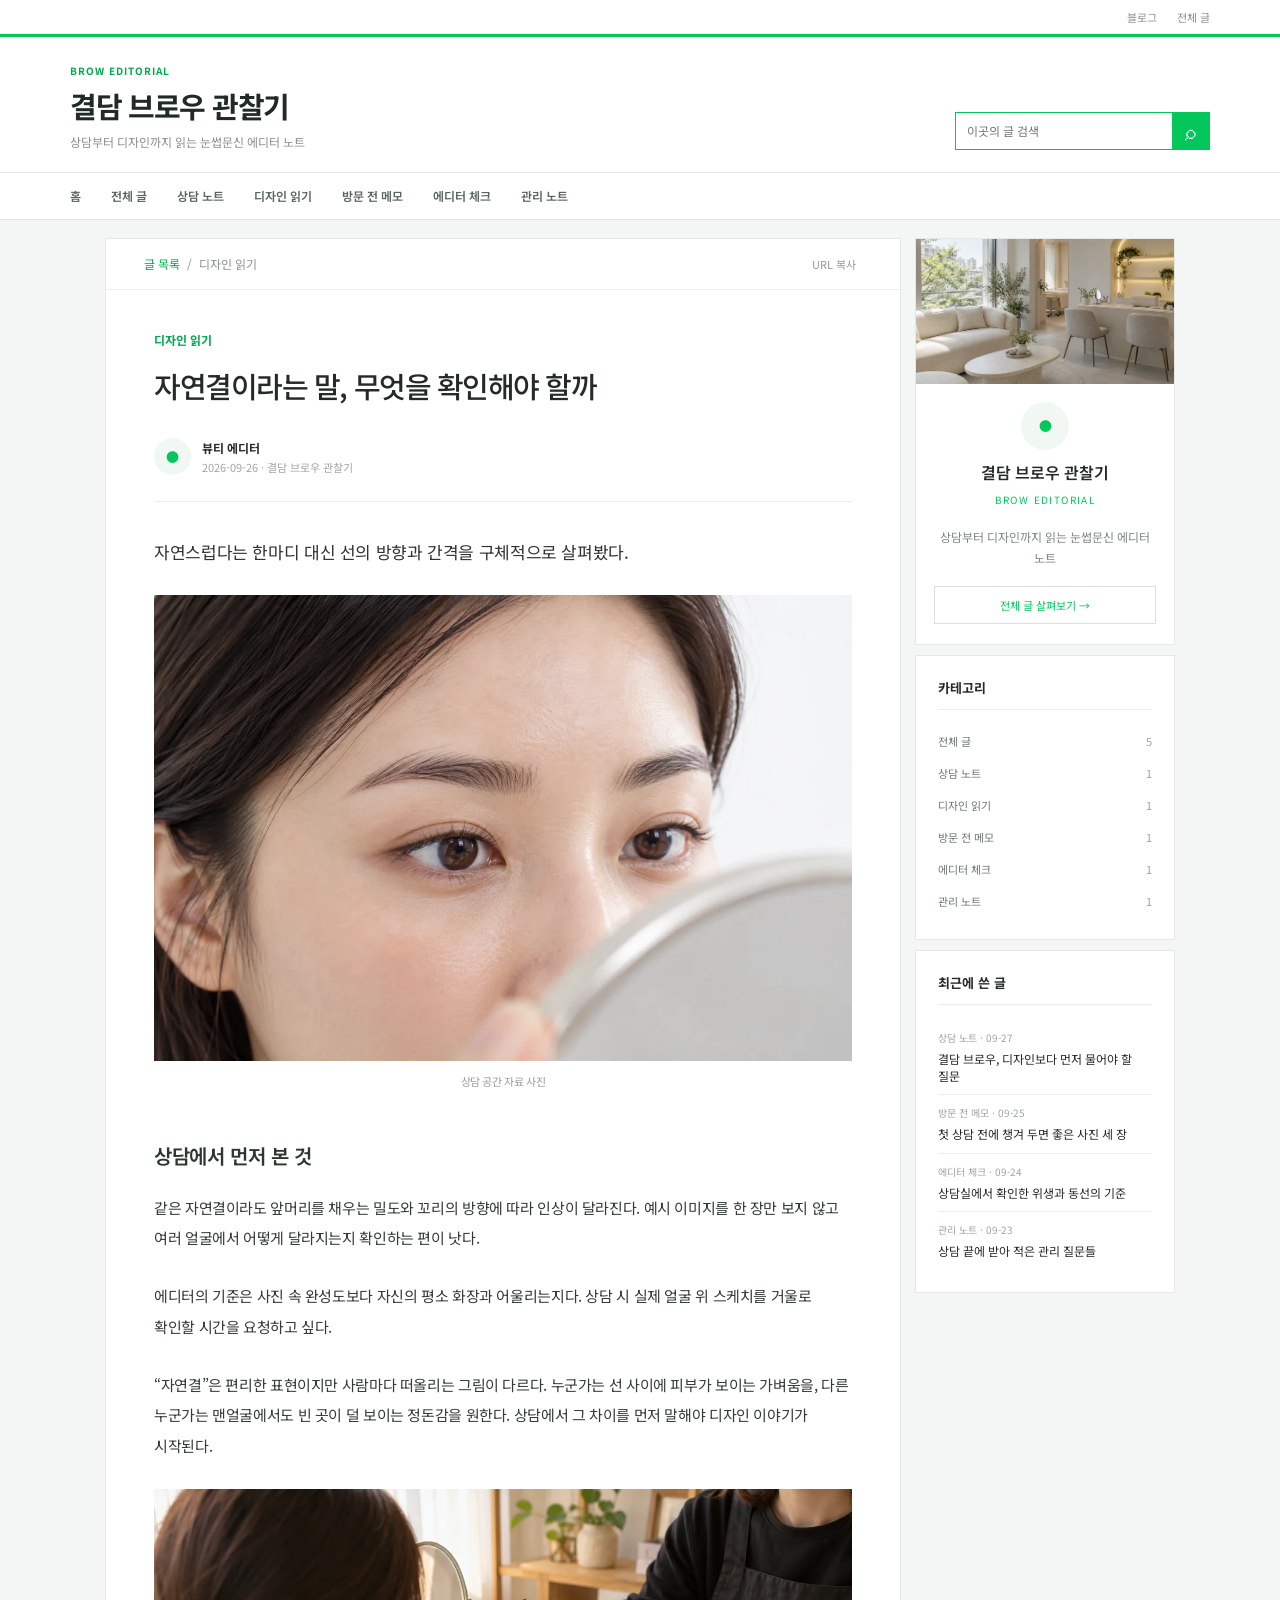
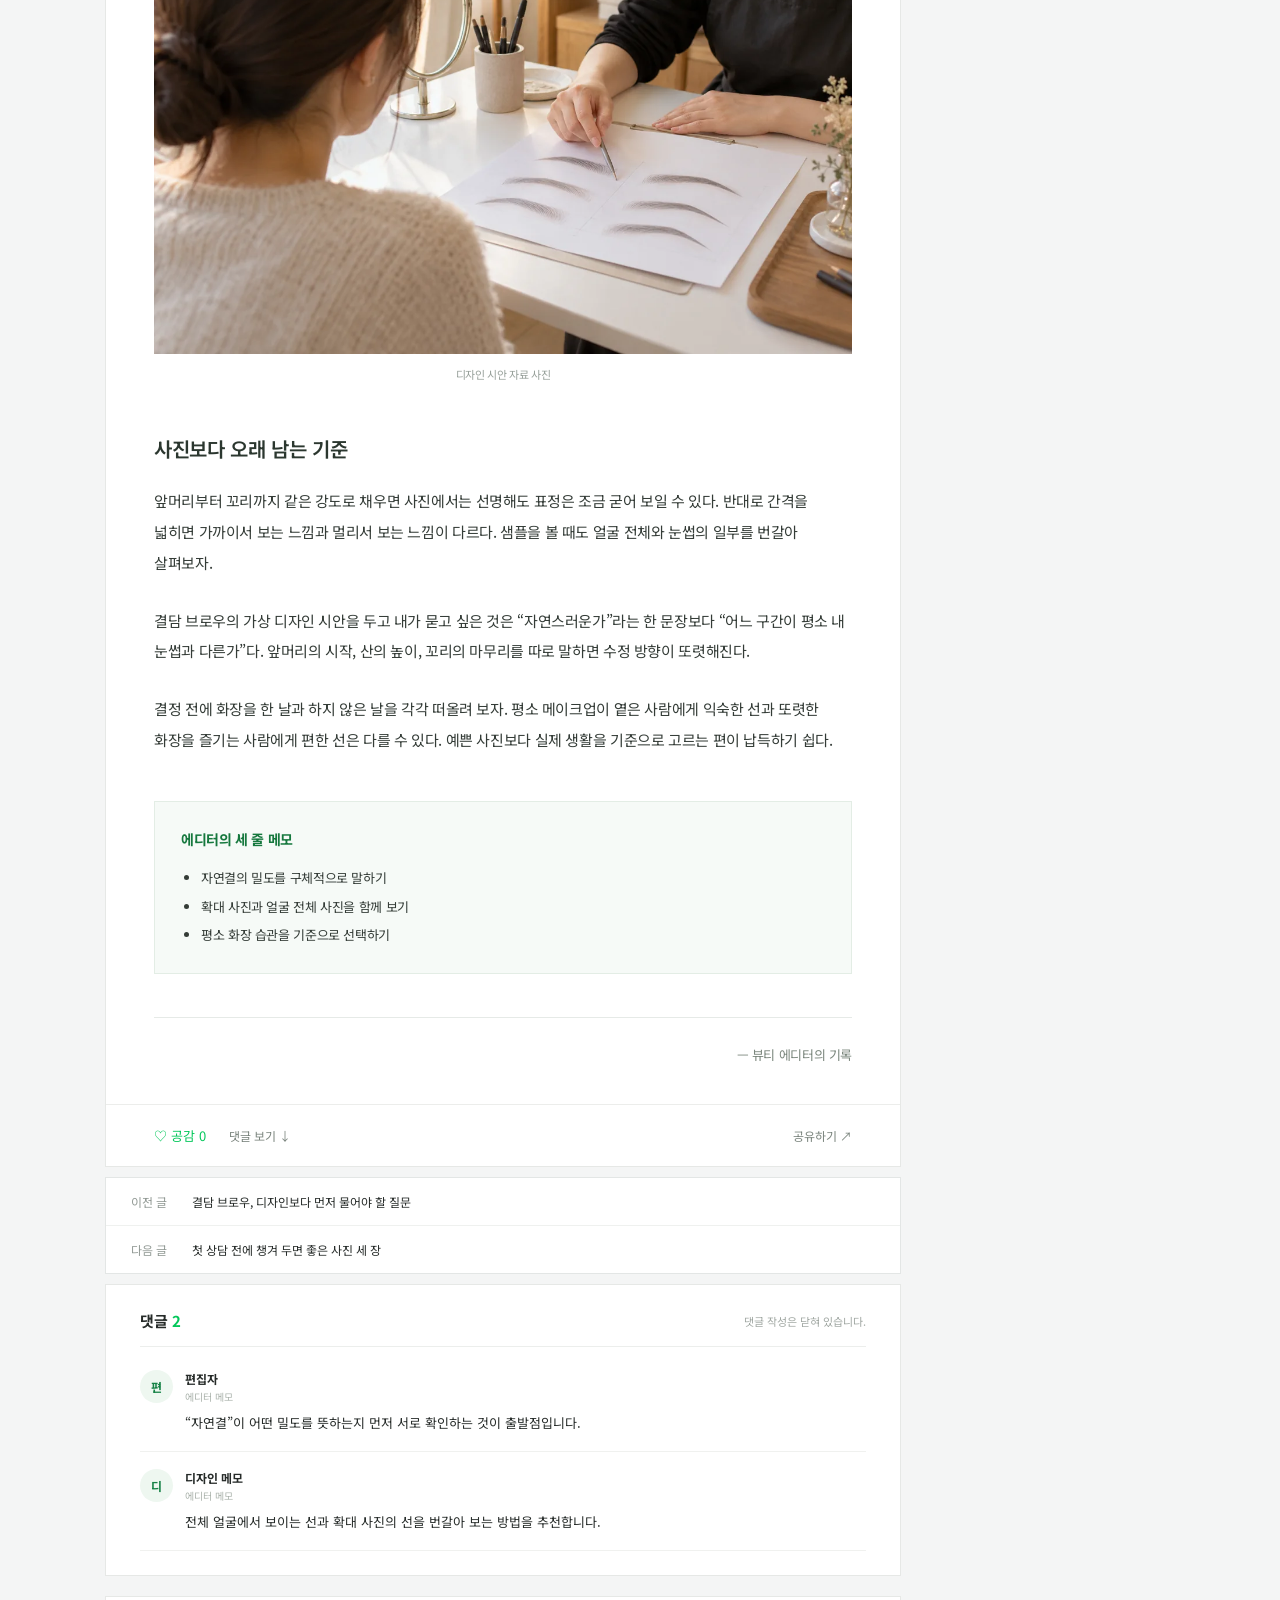
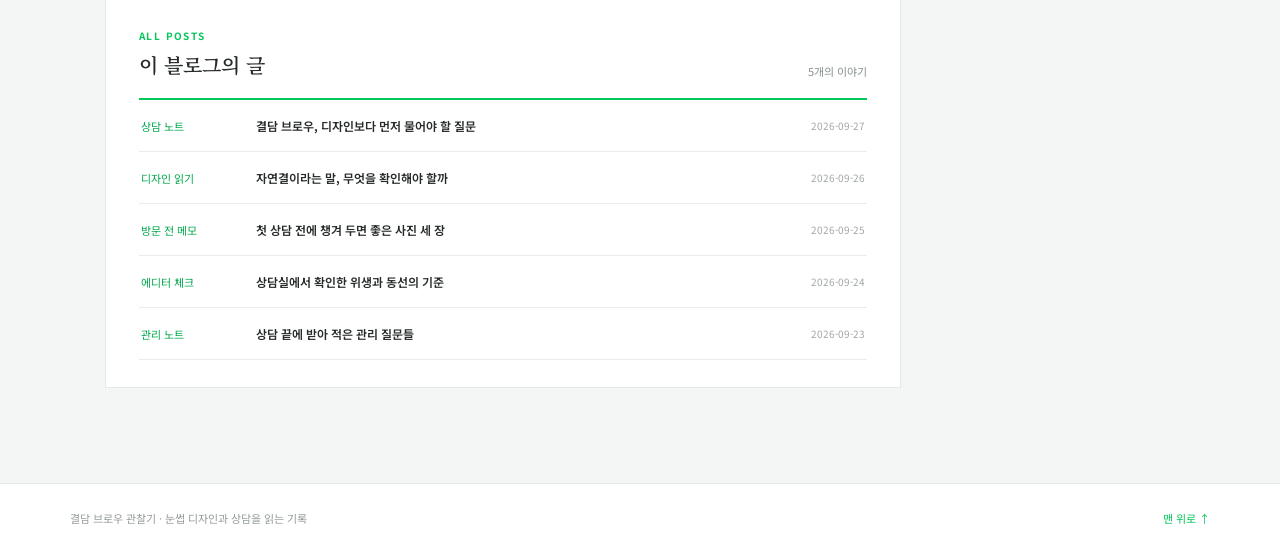
<file: blog/design-notes/index.html>
<!doctype html><html lang="ko"><head><meta charset="utf-8"><meta name="viewport" content="width=device-width,initial-scale=1"><meta name="description" content="자연스럽다는 한마디 대신 선의 방향과 간격을 구체적으로 살펴봤다."><meta name="theme-color" content="#03c75a"><title>자연결이라는 말, 무엇을 확인해야 할까 | 결담 브로우 관찰기</title><link rel="stylesheet" href="/assets/style.css"><script defer src="/assets/app.js"></script></head><body class="blog" style="--ink:#03c75a;--paper:#f1f8f3;--accent:#03c75a"><a class="skip" href="#main">본문으로 건너뛰기</a><div class="utility"><div><span>블로그</span><a href="/#archive">전체 글</a></div></div><header class="blog-header"><div class="brand"><a href="/" class="brand-kicker">BROW EDITORIAL</a><a href="/" class="brand-name">결담 브로우 관찰기</a><p>상담부터 디자인까지 읽는 눈썹문신 에디터 노트</p></div><form class="site-search" action="/" method="get" role="search"><label class="sr-only" for="q">글 검색</label><input id="q" name="q" type="search" placeholder="이곳의 글 검색"><button aria-label="검색" type="submit">⌕</button></form></header><nav class="main-nav" aria-label="카테고리"><div class="nav-inner"><a href="/">홈</a><a href="/#archive">전체 글</a><a href="/?category=%EC%83%81%EB%8B%B4%20%EB%85%B8%ED%8A%B8#archive">상담 노트</a><a href="/?category=%EB%94%94%EC%9E%90%EC%9D%B8%20%EC%9D%BD%EA%B8%B0#archive">디자인 읽기</a><a href="/?category=%EB%B0%A9%EB%AC%B8%20%EC%A0%84%20%EB%A9%94%EB%AA%A8#archive">방문 전 메모</a><a href="/?category=%EC%97%90%EB%94%94%ED%84%B0%20%EC%B2%B4%ED%81%AC#archive">에디터 체크</a><a href="/?category=%EA%B4%80%EB%A6%AC%20%EB%85%B8%ED%8A%B8#archive">관리 노트</a></div></nav><main id="main" class="blog-layout"><div class="main-column"><article class="post-card" data-post="design-notes"><div class="post-toolbar"><a href="/#archive">글 목록</a><span> / </span><span>디자인 읽기</span><button type="button" class="copy-link">URL 복사</button></div><div class="post-heading"><span class="post-category">디자인 읽기</span><h1>자연결이라는 말, 무엇을 확인해야 할까</h1><div class="byline"><span class="author-avatar">●</span><div><strong>뷰티 에디터</strong><time datetime="2026-09-26">2026-09-26 · 결담 브로우 관찰기</time></div></div></div><div class="post-content"><p>자연스럽다는 한마디 대신 선의 방향과 간격을 구체적으로 살펴봤다.</p><figure><img class="post-photo" src="/assets/images/brows.webp" alt="디자인 읽기 글을 위한 연출 사진" loading="lazy" width="1200" height="800"><figcaption>상담 공간 자료 사진</figcaption></figure><h2>상담에서 먼저 본 것</h2><p>같은 자연결이라도 앞머리를 채우는 밀도와 꼬리의 방향에 따라 인상이 달라진다. 예시 이미지를 한 장만 보지 않고 여러 얼굴에서 어떻게 달라지는지 확인하는 편이 낫다.</p><p>에디터의 기준은 사진 속 완성도보다 자신의 평소 화장과 어울리는지다. 상담 시 실제 얼굴 위 스케치를 거울로 확인할 시간을 요청하고 싶다.</p><p>“자연결”은 편리한 표현이지만 사람마다 떠올리는 그림이 다르다. 누군가는 선 사이에 피부가 보이는 가벼움을, 다른 누군가는 맨얼굴에서도 빈 곳이 덜 보이는 정돈감을 원한다. 상담에서 그 차이를 먼저 말해야 디자인 이야기가 시작된다.</p><figure><img class="post-photo" src="/assets/images/design.webp" alt="디자인 읽기 글을 위한 연출 사진" loading="lazy" width="1200" height="800"><figcaption>디자인 시안 자료 사진</figcaption></figure><h2>사진보다 오래 남는 기준</h2><p>앞머리부터 꼬리까지 같은 강도로 채우면 사진에서는 선명해도 표정은 조금 굳어 보일 수 있다. 반대로 간격을 넓히면 가까이서 보는 느낌과 멀리서 보는 느낌이 다르다. 샘플을 볼 때도 얼굴 전체와 눈썹의 일부를 번갈아 살펴보자.</p><p>결담 브로우의 가상 디자인 시안을 두고 내가 묻고 싶은 것은 “자연스러운가”라는 한 문장보다 “어느 구간이 평소 내 눈썹과 다른가”다. 앞머리의 시작, 산의 높이, 꼬리의 마무리를 따로 말하면 수정 방향이 또렷해진다.</p><p>결정 전에 화장을 한 날과 하지 않은 날을 각각 떠올려 보자. 평소 메이크업이 옅은 사람에게 익숙한 선과 또렷한 화장을 즐기는 사람에게 편한 선은 다를 수 있다. 예쁜 사진보다 실제 생활을 기준으로 고르는 편이 납득하기 쉽다.</p><div class="editor-summary"><strong>에디터의 세 줄 메모</strong><ul><li>자연결의 밀도를 구체적으로 말하기</li><li>확대 사진과 얼굴 전체 사진을 함께 보기</li><li>평소 화장 습관을 기준으로 선택하기</li></ul></div><div class="post-signoff">— 뷰티 에디터의 기록</div></div><div class="post-actions"><button class="like-button" type="button" aria-pressed="false">♡ 공감 <span class="like-count">0</span></button><a href="#comments">댓글 보기 ↓</a><button class="copy-link" type="button">공유하기 ↗</button></div></article><div class="post-neighbors"><a href="/blog/editor-review/"><span>이전 글</span>결담 브로우, 디자인보다 먼저 물어야 할 질문</a><a href="/blog/before-visit/"><span>다음 글</span>첫 상담 전에 챙겨 두면 좋은 사진 세 장</a></div><section class="comments" id="comments"><div class="comments-title"><h2>댓글 <span>2</span></h2><span>댓글 작성은 닫혀 있습니다.</span></div><div class="comment-list"><div class="comment-item"><span class="comment-avatar">편</span><div><strong>편집자</strong><small>에디터 메모</small><p>“자연결”이 어떤 밀도를 뜻하는지 먼저 서로 확인하는 것이 출발점입니다.</p></div></div><div class="comment-item"><span class="comment-avatar">디</span><div><strong>디자인 메모</strong><small>에디터 메모</small><p>전체 얼굴에서 보이는 선과 확대 사진의 선을 번갈아 보는 방법을 추천합니다.</p></div></div></div></section><section class="archive" id="archive"><div class="archive-heading"><div><span>ALL POSTS</span><h2>이 블로그의 글</h2></div><strong>5개의 이야기</strong></div><ul class="archive-list"><li class="archive-row" data-category="상담 노트" data-search="결담 브로우, 디자인보다 먼저 물어야 할 질문 눈썹문신 상담에서 마음에 남는 것은 유행하는 모양보다 일상의 표정을 묻는 과정이다. 상담 노트"><span class="archive-category">상담 노트</span><a href="/blog/editor-review/">결담 브로우, 디자인보다 먼저 물어야 할 질문</a><time datetime="2026-09-27">2026-09-27</time></li><li class="archive-row" data-category="디자인 읽기" data-search="자연결이라는 말, 무엇을 확인해야 할까 자연스럽다는 한마디 대신 선의 방향과 간격을 구체적으로 살펴봤다. 디자인 읽기"><span class="archive-category">디자인 읽기</span><a href="/blog/design-notes/">자연결이라는 말, 무엇을 확인해야 할까</a><time datetime="2026-09-26">2026-09-26</time></li><li class="archive-row" data-category="방문 전 메모" data-search="첫 상담 전에 챙겨 두면 좋은 사진 세 장 말로 설명하기 어려운 취향을 사진으로 정리해 가면 대화가 선명해진다. 방문 전 메모"><span class="archive-category">방문 전 메모</span><a href="/blog/before-visit/">첫 상담 전에 챙겨 두면 좋은 사진 세 장</a><time datetime="2026-09-25">2026-09-25</time></li><li class="archive-row" data-category="에디터 체크" data-search="상담실에서 확인한 위생과 동선의 기준 깨끗해 보이는 공간과 실제 준비 과정을 구분해서 보는 메모. 에디터 체크"><span class="archive-category">에디터 체크</span><a href="/blog/editor-check/">상담실에서 확인한 위생과 동선의 기준</a><time datetime="2026-09-24">2026-09-24</time></li><li class="archive-row" data-category="관리 노트" data-search="상담 끝에 받아 적은 관리 질문들 시술 후 관리와 재방문 설명은 디자인만큼 또렷해야 한다. 관리 노트"><span class="archive-category">관리 노트</span><a href="/blog/aftercare-notes/">상담 끝에 받아 적은 관리 질문들</a><time datetime="2026-09-23">2026-09-23</time></li></ul><p class="archive-empty" hidden>해당하는 글이 없습니다.</p></section></div><aside class="blog-aside" aria-label="블로그 정보"><section class="profile-panel"><img class="profile-photo" src="/assets/images/salon.webp" alt="상담 공간 사진" width="280" height="145"><div class="profile-avatar">●</div><h2>결담 브로우 관찰기</h2><span class="profile-label">BROW EDITORIAL</span><p>상담부터 디자인까지 읽는 눈썹문신 에디터 노트</p><a class="profile-link" href="/#archive">전체 글 살펴보기 →</a></section><section class="widget"><h2>카테고리</h2><a class="widget-link" href="/#archive">전체 글 <span>5</span></a><a class="widget-link" href="/?category=%EC%83%81%EB%8B%B4%20%EB%85%B8%ED%8A%B8#archive">상담 노트 <span>1</span></a><a class="widget-link" href="/?category=%EB%94%94%EC%9E%90%EC%9D%B8%20%EC%9D%BD%EA%B8%B0#archive">디자인 읽기 <span>1</span></a><a class="widget-link" href="/?category=%EB%B0%A9%EB%AC%B8%20%EC%A0%84%20%EB%A9%94%EB%AA%A8#archive">방문 전 메모 <span>1</span></a><a class="widget-link" href="/?category=%EC%97%90%EB%94%94%ED%84%B0%20%EC%B2%B4%ED%81%AC#archive">에디터 체크 <span>1</span></a><a class="widget-link" href="/?category=%EA%B4%80%EB%A6%AC%20%EB%85%B8%ED%8A%B8#archive">관리 노트 <span>1</span></a></section><section class="widget"><h2>최근에 쓴 글</h2><ol class="recent-list"><li><a href="/blog/editor-review/"><small>상담 노트 · 09-27</small><span>결담 브로우, 디자인보다 먼저 물어야 할 질문</span></a></li><li><a href="/blog/before-visit/"><small>방문 전 메모 · 09-25</small><span>첫 상담 전에 챙겨 두면 좋은 사진 세 장</span></a></li><li><a href="/blog/editor-check/"><small>에디터 체크 · 09-24</small><span>상담실에서 확인한 위생과 동선의 기준</span></a></li><li><a href="/blog/aftercare-notes/"><small>관리 노트 · 09-23</small><span>상담 끝에 받아 적은 관리 질문들</span></a></li></ol></section></aside></main><footer class="footer"><span>결담 브로우 관찰기 · 눈썹 디자인과 상담을 읽는 기록</span><a href="/">맨 위로 ↑</a></footer></body></html>
</file>
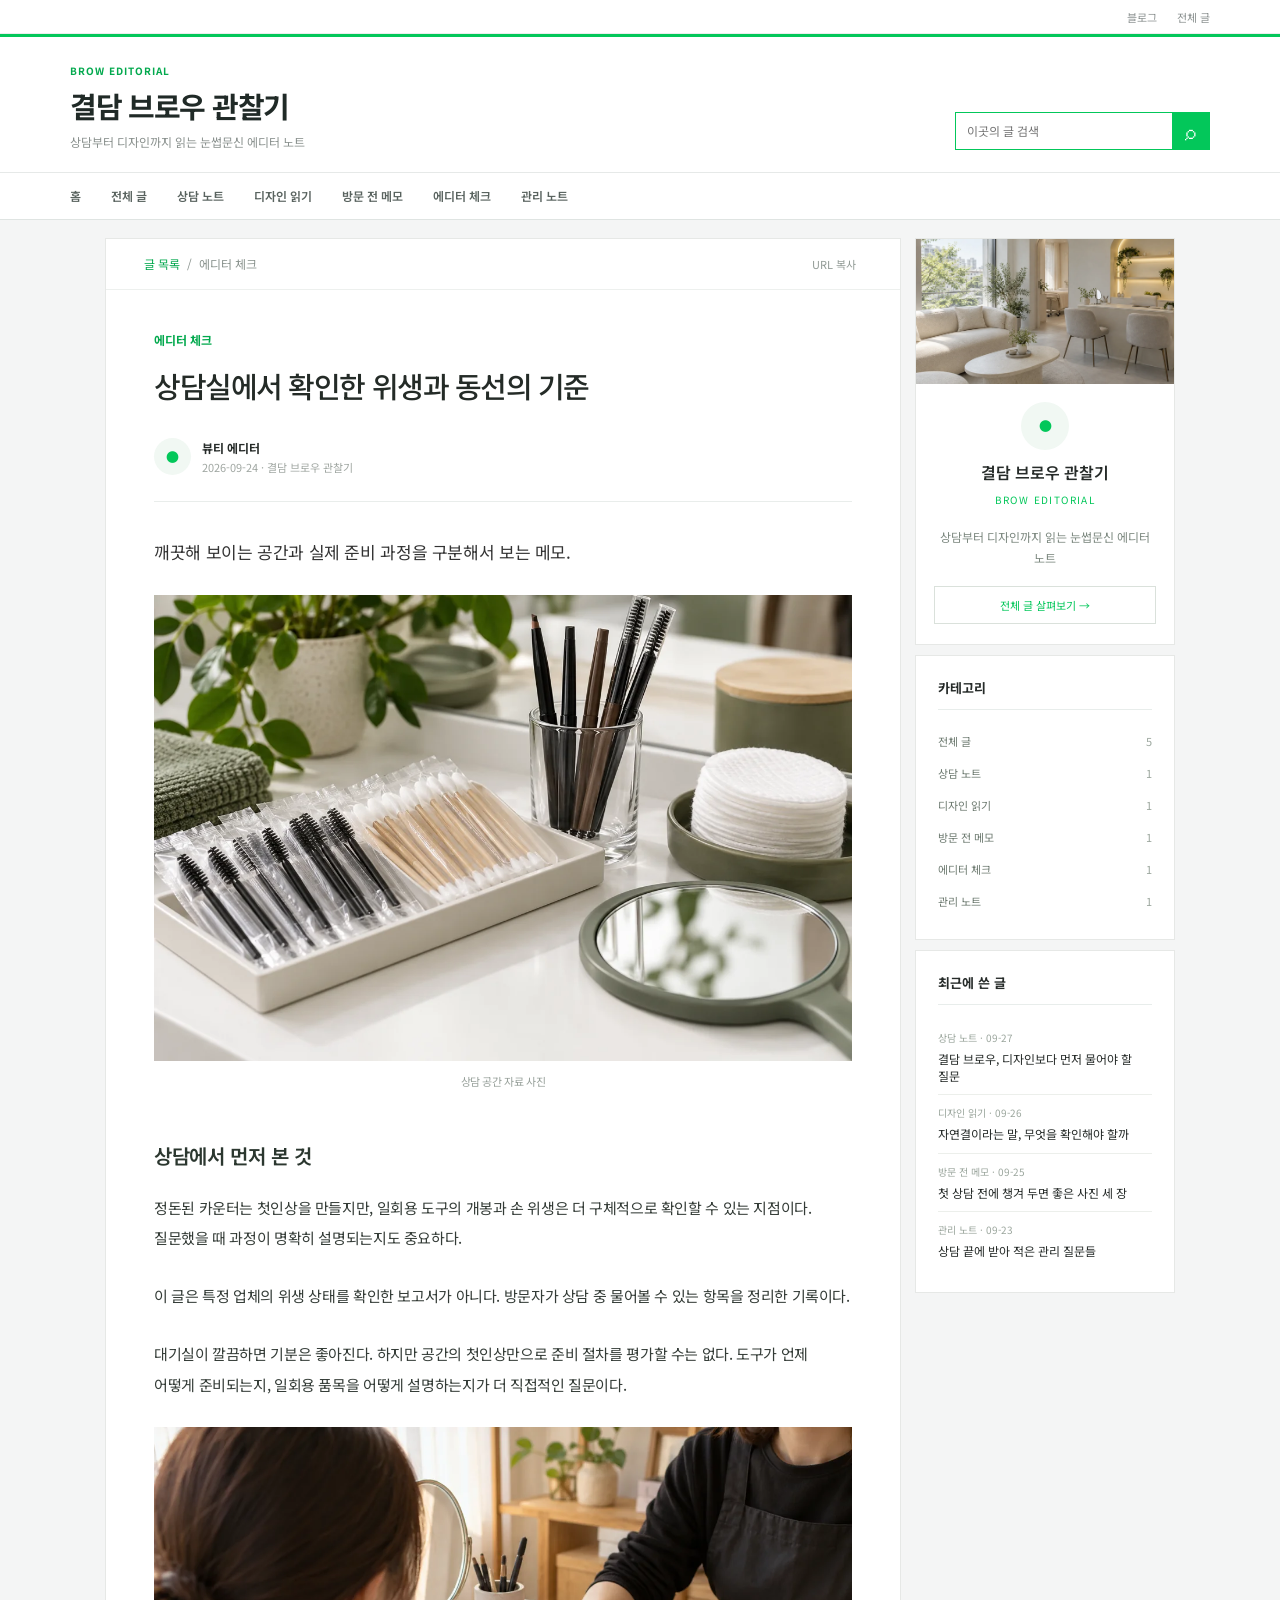
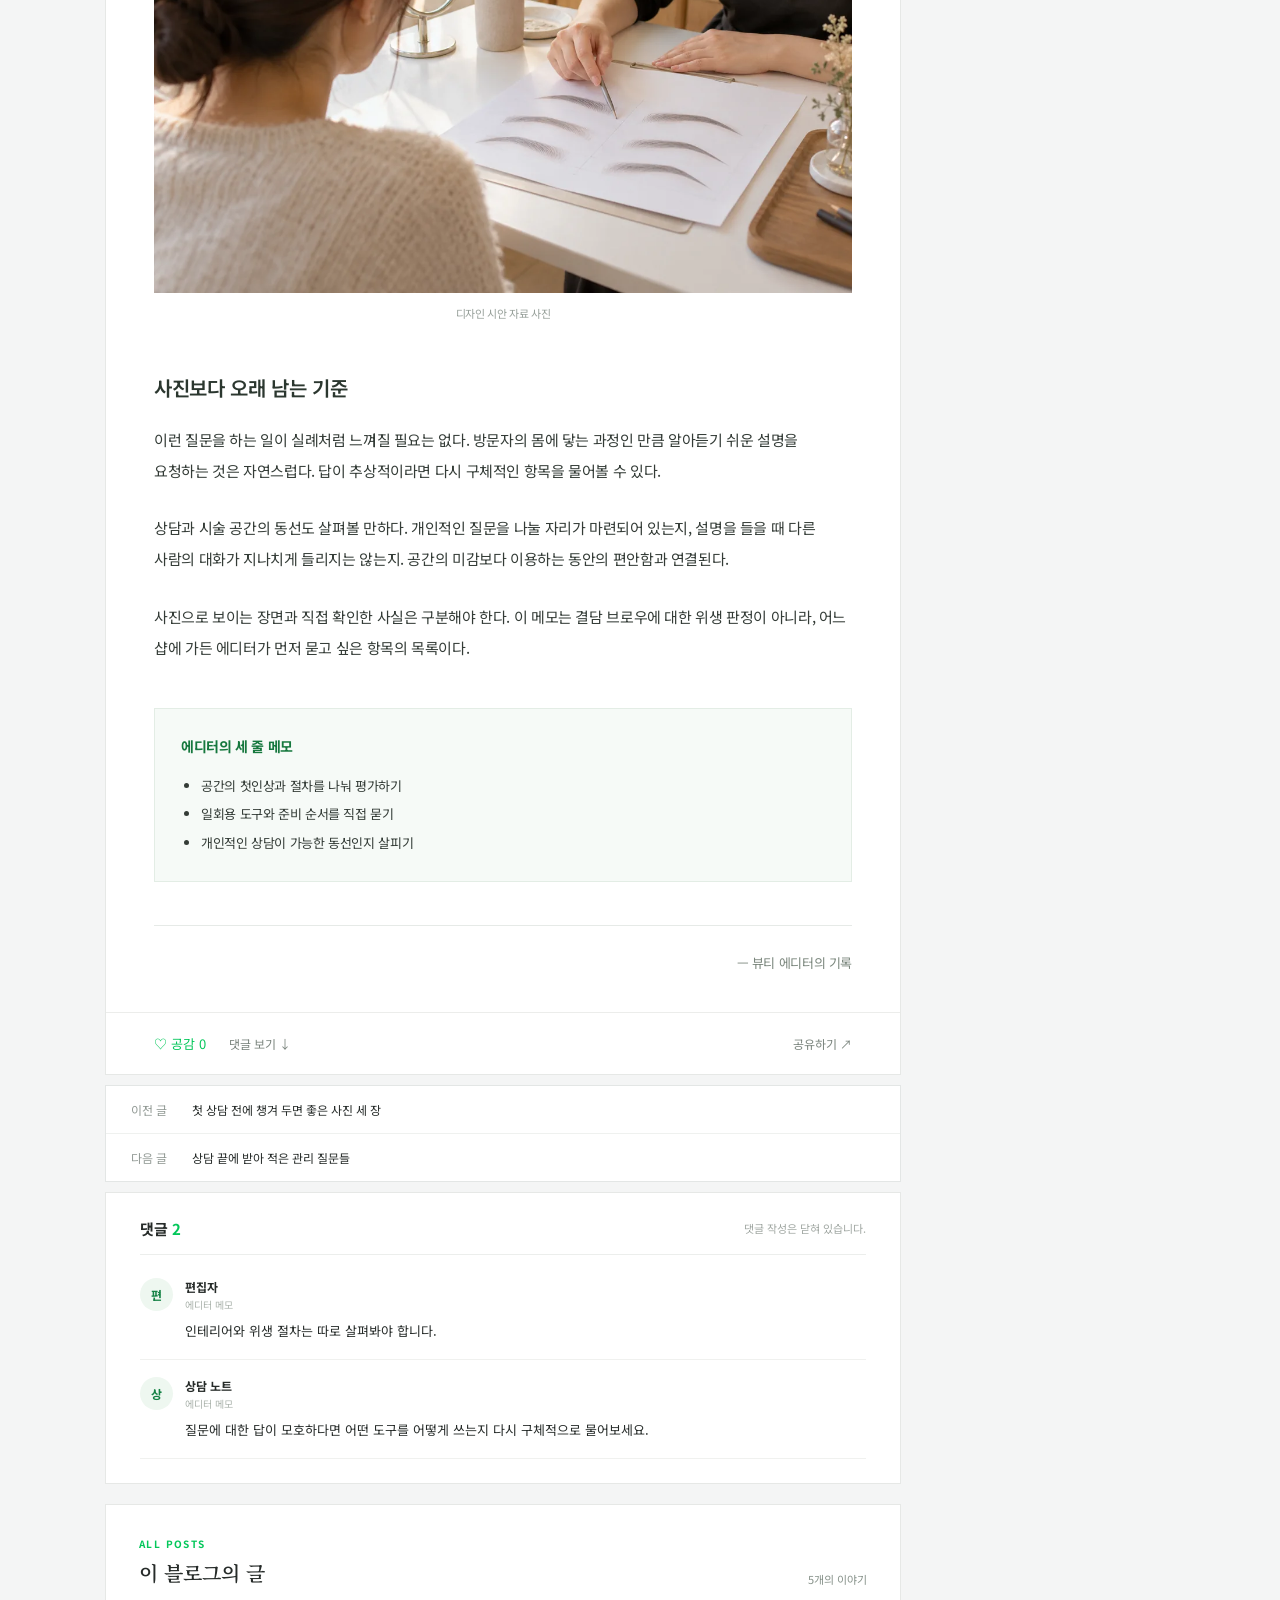
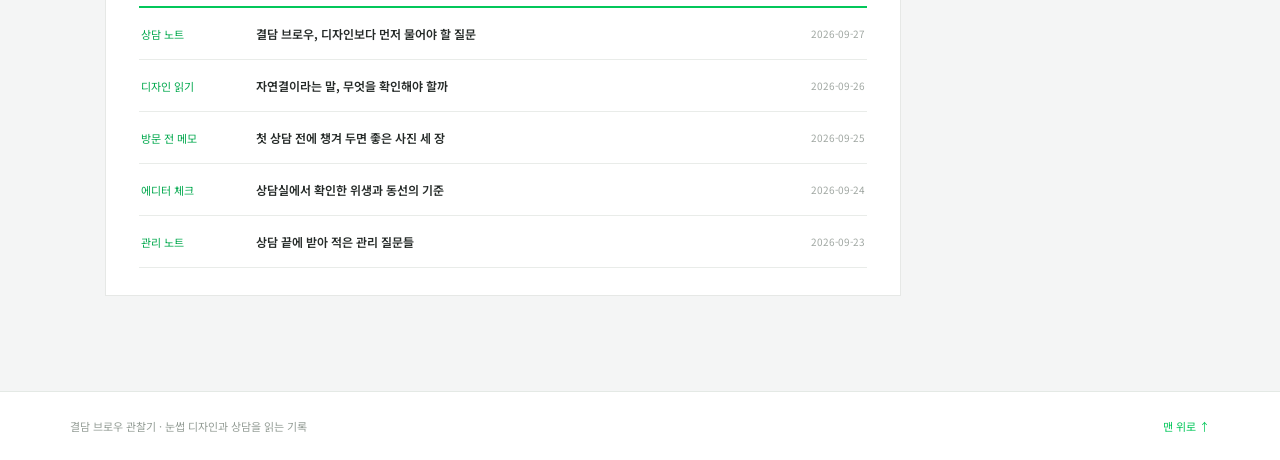
<file: blog/editor-check/index.html>
<!doctype html><html lang="ko"><head><meta charset="utf-8"><meta name="viewport" content="width=device-width,initial-scale=1"><meta name="description" content="깨끗해 보이는 공간과 실제 준비 과정을 구분해서 보는 메모."><meta name="theme-color" content="#03c75a"><title>상담실에서 확인한 위생과 동선의 기준 | 결담 브로우 관찰기</title><link rel="stylesheet" href="/assets/style.css"><script defer src="/assets/app.js"></script></head><body class="blog" style="--ink:#03c75a;--paper:#f1f8f3;--accent:#03c75a"><a class="skip" href="#main">본문으로 건너뛰기</a><div class="utility"><div><span>블로그</span><a href="/#archive">전체 글</a></div></div><header class="blog-header"><div class="brand"><a href="/" class="brand-kicker">BROW EDITORIAL</a><a href="/" class="brand-name">결담 브로우 관찰기</a><p>상담부터 디자인까지 읽는 눈썹문신 에디터 노트</p></div><form class="site-search" action="/" method="get" role="search"><label class="sr-only" for="q">글 검색</label><input id="q" name="q" type="search" placeholder="이곳의 글 검색"><button aria-label="검색" type="submit">⌕</button></form></header><nav class="main-nav" aria-label="카테고리"><div class="nav-inner"><a href="/">홈</a><a href="/#archive">전체 글</a><a href="/?category=%EC%83%81%EB%8B%B4%20%EB%85%B8%ED%8A%B8#archive">상담 노트</a><a href="/?category=%EB%94%94%EC%9E%90%EC%9D%B8%20%EC%9D%BD%EA%B8%B0#archive">디자인 읽기</a><a href="/?category=%EB%B0%A9%EB%AC%B8%20%EC%A0%84%20%EB%A9%94%EB%AA%A8#archive">방문 전 메모</a><a href="/?category=%EC%97%90%EB%94%94%ED%84%B0%20%EC%B2%B4%ED%81%AC#archive">에디터 체크</a><a href="/?category=%EA%B4%80%EB%A6%AC%20%EB%85%B8%ED%8A%B8#archive">관리 노트</a></div></nav><main id="main" class="blog-layout"><div class="main-column"><article class="post-card" data-post="editor-check"><div class="post-toolbar"><a href="/#archive">글 목록</a><span> / </span><span>에디터 체크</span><button type="button" class="copy-link">URL 복사</button></div><div class="post-heading"><span class="post-category">에디터 체크</span><h1>상담실에서 확인한 위생과 동선의 기준</h1><div class="byline"><span class="author-avatar">●</span><div><strong>뷰티 에디터</strong><time datetime="2026-09-24">2026-09-24 · 결담 브로우 관찰기</time></div></div></div><div class="post-content"><p>깨끗해 보이는 공간과 실제 준비 과정을 구분해서 보는 메모.</p><figure><img class="post-photo" src="/assets/images/tools.webp" alt="에디터 체크 글을 위한 연출 사진" loading="lazy" width="1200" height="800"><figcaption>상담 공간 자료 사진</figcaption></figure><h2>상담에서 먼저 본 것</h2><p>정돈된 카운터는 첫인상을 만들지만, 일회용 도구의 개봉과 손 위생은 더 구체적으로 확인할 수 있는 지점이다. 질문했을 때 과정이 명확히 설명되는지도 중요하다.</p><p>이 글은 특정 업체의 위생 상태를 확인한 보고서가 아니다. 방문자가 상담 중 물어볼 수 있는 항목을 정리한 기록이다.</p><p>대기실이 깔끔하면 기분은 좋아진다. 하지만 공간의 첫인상만으로 준비 절차를 평가할 수는 없다. 도구가 언제 어떻게 준비되는지, 일회용 품목을 어떻게 설명하는지가 더 직접적인 질문이다.</p><figure><img class="post-photo" src="/assets/images/design.webp" alt="에디터 체크 글을 위한 연출 사진" loading="lazy" width="1200" height="800"><figcaption>디자인 시안 자료 사진</figcaption></figure><h2>사진보다 오래 남는 기준</h2><p>이런 질문을 하는 일이 실례처럼 느껴질 필요는 없다. 방문자의 몸에 닿는 과정인 만큼 알아듣기 쉬운 설명을 요청하는 것은 자연스럽다. 답이 추상적이라면 다시 구체적인 항목을 물어볼 수 있다.</p><p>상담과 시술 공간의 동선도 살펴볼 만하다. 개인적인 질문을 나눌 자리가 마련되어 있는지, 설명을 들을 때 다른 사람의 대화가 지나치게 들리지는 않는지. 공간의 미감보다 이용하는 동안의 편안함과 연결된다.</p><p>사진으로 보이는 장면과 직접 확인한 사실은 구분해야 한다. 이 메모는 결담 브로우에 대한 위생 판정이 아니라, 어느 샵에 가든 에디터가 먼저 묻고 싶은 항목의 목록이다.</p><div class="editor-summary"><strong>에디터의 세 줄 메모</strong><ul><li>공간의 첫인상과 절차를 나눠 평가하기</li><li>일회용 도구와 준비 순서를 직접 묻기</li><li>개인적인 상담이 가능한 동선인지 살피기</li></ul></div><div class="post-signoff">— 뷰티 에디터의 기록</div></div><div class="post-actions"><button class="like-button" type="button" aria-pressed="false">♡ 공감 <span class="like-count">0</span></button><a href="#comments">댓글 보기 ↓</a><button class="copy-link" type="button">공유하기 ↗</button></div></article><div class="post-neighbors"><a href="/blog/before-visit/"><span>이전 글</span>첫 상담 전에 챙겨 두면 좋은 사진 세 장</a><a href="/blog/aftercare-notes/"><span>다음 글</span>상담 끝에 받아 적은 관리 질문들</a></div><section class="comments" id="comments"><div class="comments-title"><h2>댓글 <span>2</span></h2><span>댓글 작성은 닫혀 있습니다.</span></div><div class="comment-list"><div class="comment-item"><span class="comment-avatar">편</span><div><strong>편집자</strong><small>에디터 메모</small><p>인테리어와 위생 절차는 따로 살펴봐야 합니다.</p></div></div><div class="comment-item"><span class="comment-avatar">상</span><div><strong>상담 노트</strong><small>에디터 메모</small><p>질문에 대한 답이 모호하다면 어떤 도구를 어떻게 쓰는지 다시 구체적으로 물어보세요.</p></div></div></div></section><section class="archive" id="archive"><div class="archive-heading"><div><span>ALL POSTS</span><h2>이 블로그의 글</h2></div><strong>5개의 이야기</strong></div><ul class="archive-list"><li class="archive-row" data-category="상담 노트" data-search="결담 브로우, 디자인보다 먼저 물어야 할 질문 눈썹문신 상담에서 마음에 남는 것은 유행하는 모양보다 일상의 표정을 묻는 과정이다. 상담 노트"><span class="archive-category">상담 노트</span><a href="/blog/editor-review/">결담 브로우, 디자인보다 먼저 물어야 할 질문</a><time datetime="2026-09-27">2026-09-27</time></li><li class="archive-row" data-category="디자인 읽기" data-search="자연결이라는 말, 무엇을 확인해야 할까 자연스럽다는 한마디 대신 선의 방향과 간격을 구체적으로 살펴봤다. 디자인 읽기"><span class="archive-category">디자인 읽기</span><a href="/blog/design-notes/">자연결이라는 말, 무엇을 확인해야 할까</a><time datetime="2026-09-26">2026-09-26</time></li><li class="archive-row" data-category="방문 전 메모" data-search="첫 상담 전에 챙겨 두면 좋은 사진 세 장 말로 설명하기 어려운 취향을 사진으로 정리해 가면 대화가 선명해진다. 방문 전 메모"><span class="archive-category">방문 전 메모</span><a href="/blog/before-visit/">첫 상담 전에 챙겨 두면 좋은 사진 세 장</a><time datetime="2026-09-25">2026-09-25</time></li><li class="archive-row" data-category="에디터 체크" data-search="상담실에서 확인한 위생과 동선의 기준 깨끗해 보이는 공간과 실제 준비 과정을 구분해서 보는 메모. 에디터 체크"><span class="archive-category">에디터 체크</span><a href="/blog/editor-check/">상담실에서 확인한 위생과 동선의 기준</a><time datetime="2026-09-24">2026-09-24</time></li><li class="archive-row" data-category="관리 노트" data-search="상담 끝에 받아 적은 관리 질문들 시술 후 관리와 재방문 설명은 디자인만큼 또렷해야 한다. 관리 노트"><span class="archive-category">관리 노트</span><a href="/blog/aftercare-notes/">상담 끝에 받아 적은 관리 질문들</a><time datetime="2026-09-23">2026-09-23</time></li></ul><p class="archive-empty" hidden>해당하는 글이 없습니다.</p></section></div><aside class="blog-aside" aria-label="블로그 정보"><section class="profile-panel"><img class="profile-photo" src="/assets/images/salon.webp" alt="상담 공간 사진" width="280" height="145"><div class="profile-avatar">●</div><h2>결담 브로우 관찰기</h2><span class="profile-label">BROW EDITORIAL</span><p>상담부터 디자인까지 읽는 눈썹문신 에디터 노트</p><a class="profile-link" href="/#archive">전체 글 살펴보기 →</a></section><section class="widget"><h2>카테고리</h2><a class="widget-link" href="/#archive">전체 글 <span>5</span></a><a class="widget-link" href="/?category=%EC%83%81%EB%8B%B4%20%EB%85%B8%ED%8A%B8#archive">상담 노트 <span>1</span></a><a class="widget-link" href="/?category=%EB%94%94%EC%9E%90%EC%9D%B8%20%EC%9D%BD%EA%B8%B0#archive">디자인 읽기 <span>1</span></a><a class="widget-link" href="/?category=%EB%B0%A9%EB%AC%B8%20%EC%A0%84%20%EB%A9%94%EB%AA%A8#archive">방문 전 메모 <span>1</span></a><a class="widget-link" href="/?category=%EC%97%90%EB%94%94%ED%84%B0%20%EC%B2%B4%ED%81%AC#archive">에디터 체크 <span>1</span></a><a class="widget-link" href="/?category=%EA%B4%80%EB%A6%AC%20%EB%85%B8%ED%8A%B8#archive">관리 노트 <span>1</span></a></section><section class="widget"><h2>최근에 쓴 글</h2><ol class="recent-list"><li><a href="/blog/editor-review/"><small>상담 노트 · 09-27</small><span>결담 브로우, 디자인보다 먼저 물어야 할 질문</span></a></li><li><a href="/blog/design-notes/"><small>디자인 읽기 · 09-26</small><span>자연결이라는 말, 무엇을 확인해야 할까</span></a></li><li><a href="/blog/before-visit/"><small>방문 전 메모 · 09-25</small><span>첫 상담 전에 챙겨 두면 좋은 사진 세 장</span></a></li><li><a href="/blog/aftercare-notes/"><small>관리 노트 · 09-23</small><span>상담 끝에 받아 적은 관리 질문들</span></a></li></ol></section></aside></main><footer class="footer"><span>결담 브로우 관찰기 · 눈썹 디자인과 상담을 읽는 기록</span><a href="/">맨 위로 ↑</a></footer></body></html>
</file>
<file: assets/style.css>
@import url('https://fonts.googleapis.com/css2?family=Noto+Sans+KR:wght@400;500;600;700&family=Noto+Serif+KR:wght@400;500;600;700&display=swap');
:root{font-family:'Noto Sans KR',system-ui,sans-serif;color:#262b29;background:#f4f5f5;font-size:14px}*{box-sizing:border-box}html{scroll-behavior:smooth}body{margin:0;word-break:keep-all}a{color:inherit;text-decoration:none}button,input,textarea{font:inherit}button{cursor:pointer}a:hover{text-decoration:underline}a:focus-visible,button:focus-visible,input:focus-visible,textarea:focus-visible{outline:2px solid var(--accent);outline-offset:3px}.skip{position:absolute;top:-50px;left:10px;background:#fff;padding:10px;z-index:20}.skip:focus{top:10px}.sr-only{position:absolute;width:1px;height:1px;overflow:hidden;clip:rect(0,0,0,0)}.utility{height:34px;background:#fff;border-bottom:1px solid #eaeded;color:#8b9190;font-size:11px}.utility>div{max-width:1180px;padding:0 20px;height:100%;margin:auto;display:flex;align-items:center;justify-content:flex-end;gap:20px}.blog-header{background:#fff;border-bottom:1px solid #e6e9e8;display:flex;align-items:flex-end;justify-content:space-between;gap:24px;padding:26px max(20px,calc((100vw - 1140px)/2)) 22px}.brand{display:flex;flex-direction:column;align-items:flex-start}.brand-kicker,.cafe-kicker{color:var(--ink);font-size:10px;font-weight:700;letter-spacing:.15em}.brand-name{color:#202a27;font:600 30px/1.4 'Noto Serif KR',serif;letter-spacing:-.05em;margin:7px 0}.brand p{font-size:12px;color:#8a918e;margin:0}.site-search{display:flex;border:1px solid var(--ink);height:38px;background:#fff;max-width:255px;width:100%}.site-search input{min-width:0;width:100%;border:0;background:transparent;padding:0 11px;font-size:12px;outline:none}.site-search button{width:42px;border:0;color:#fff;background:var(--ink);font-size:21px;line-height:1}.main-nav{background:#fff;border-bottom:1px solid #dfe4e2}.nav-inner{max-width:1180px;margin:auto;padding:0 20px;display:flex;gap:30px;white-space:nowrap;overflow-x:auto;scrollbar-width:none}.nav-inner::-webkit-scrollbar{display:none}.nav-inner a{height:46px;display:flex;align-items:center;font-size:12px;color:#59635f;font-weight:600}.nav-inner a:hover{color:var(--ink);text-decoration:none;border-bottom:2px solid var(--ink)}.blog-layout{max-width:1180px;margin:25px auto 75px;padding:0 20px;display:grid;grid-template-columns:minmax(0,1fr) 280px;gap:22px;align-items:start}.main-column{min-width:0}.post-card,.comments,.archive{background:#fff;border:1px solid #e3e6e5}.post-toolbar{padding:16px 38px;border-bottom:1px solid #edf0ee;display:flex;align-items:center;gap:7px;color:#8a938e;font-size:12px}.post-toolbar a{color:var(--ink)}.post-toolbar button{margin-left:auto;border:0;background:none;color:#929b96;font-size:11px}.post-heading{padding:42px 48px 26px}.post-category{font-size:12px;color:var(--ink);font-weight:700}.post-heading h1{font:500 clamp(25px,2.6vw,32px)/1.55 'Noto Serif KR',serif;letter-spacing:-.05em;margin:15px 0 31px;color:#242b27}.byline{display:flex;align-items:center;gap:11px;padding-bottom:26px;border-bottom:1px solid #e9edeb}.author-avatar,.profile-avatar{background:var(--paper);color:var(--ink);display:grid;place-items:center;border-radius:50%;font:600 20px 'Noto Serif KR',serif;flex:none}.author-avatar{width:37px;height:37px}.byline strong{display:block;font-size:12px;font-weight:700}.byline time{display:block;font-size:11px;color:#a0a7a2;margin-top:3px}.byline-comments{margin-left:auto;font-size:11px;color:#626e67}.post-content{padding:8px 48px 35px;color:#343c37;font:400 16px/2.05 'Noto Serif KR',serif;letter-spacing:-.025em}.post-content .post-lead{margin:0 0 27px;font-size:19px;font-weight:600;color:var(--ink);line-height:1.85}.post-content p{margin:0 0 27px}.post-content h2{font:600 22px/1.5 'Noto Serif KR',serif;color:#2b372f;margin:54px 0 22px}.post-content figure{margin:35px 0 40px}.post-content figcaption{text-align:center;font:11px 'Noto Sans KR',sans-serif;color:#929a94;margin-top:12px}.post-signoff{border-top:1px solid #e6eae7;margin-top:43px;padding-top:24px;text-align:right;color:#7a867c;font-size:13px}.post-art{height:390px;position:relative;display:grid;place-items:center;overflow:hidden;color:#fff;background:linear-gradient(140deg,var(--paper),var(--ink));isolation:isolate}.post-art:before,.post-art:after{content:'';position:absolute;border:1px solid #ffffff8e;border-radius:50%;width:80%;aspect-ratio:1;transform:translate(45%,30%);z-index:-1}.post-art:after{width:54%;transform:translate(-75%,-65%);background:#ffffff22}.art-ring{position:absolute;border:1px solid #ffffff9b;width:32%;aspect-ratio:1;border-radius:50%;transform:translate(-80%,60%)}.art-icon{font:400 clamp(100px,16vw,200px)/1 Georgia,serif;transform:rotate(-12deg)}.art-corner{position:absolute;bottom:23px;left:25px;font:10px 'Noto Sans KR',sans-serif;letter-spacing:.18em;color:#fff}.post-actions{border-top:1px solid #ecedeb;display:flex;align-items:center;gap:23px;padding:16px 48px;color:#7a847d;font-size:12px}.post-actions button{border:0;background:none;padding:5px 0;color:inherit}.post-actions .like-button{font-size:13px;color:var(--ink)}.post-actions .like-button[aria-pressed=true]{font-weight:700;color:#03a94e}.post-actions .copy-link{margin-left:auto}.post-neighbors{background:#fff;border:1px solid #e3e6e5;margin:10px 0;display:flex;flex-direction:column}.post-neighbors a{padding:15px 25px;font-size:12px;border-bottom:1px solid #eff1ef}.post-neighbors a:last-child{border-bottom:0}.post-neighbors span{color:#929a95;margin-right:25px}.comments{padding:27px 34px;margin:10px 0}.comments-title{display:flex;justify-content:space-between;align-items:center;gap:10px;border-bottom:1px solid #eceeec;padding-bottom:15px}.comments h2{font-size:15px;margin:0}.comments h2 span{color:var(--ink)}.comments-title>span,.comments>small{font-size:11px;color:#a0a7a2}.comment-list{padding:6px 0}.comment-item{padding:15px 0;border-bottom:1px solid #f0f1ef}.comment-item strong{font-size:12px;margin-right:10px}.comment-item time{font-size:10px;color:#a0a7a2}.comment-item p{font-size:13px;line-height:1.7;margin:6px 0 0}.comment-form{padding-top:15px;display:grid;grid-template-columns:65px 1fr;gap:9px 12px;align-items:start}.comment-form label{font-size:12px;padding-top:10px;color:#69746c}.comment-form input,.comment-form textarea{border:1px solid #dce3dd;padding:10px;background:#fbfcfb;min-width:0;font-size:12px;resize:vertical}.comment-form button{grid-column:2;justify-self:end;border:1px solid var(--ink);background:var(--ink);color:#fff;padding:9px 18px;font-size:12px}.archive{margin:20px 0;padding:27px 33px}.archive-heading{display:flex;justify-content:space-between;align-items:end;border-bottom:2px solid var(--ink);padding-bottom:19px}.archive-heading span{font-size:10px;color:var(--ink);font-weight:700;letter-spacing:.14em}.archive-heading h2{font:600 20px 'Noto Serif KR',serif;margin:6px 0 0}.archive-heading strong{font-size:11px;color:#87928a;font-weight:400}.archive-list{list-style:none;padding:0;margin:0}.archive-row{display:grid;grid-template-columns:100px minmax(0,1fr) 82px;gap:15px;align-items:center;padding:17px 2px;border-bottom:1px solid #e9ece9;font-size:12px}.archive-row[hidden]{display:none}.archive-category{font-size:11px;color:var(--ink)}.archive-row a{font-weight:600;overflow:hidden;text-overflow:ellipsis;white-space:nowrap}.archive-row time{color:#a0a7a2;font-size:10px;text-align:right}.archive-empty{font-size:13px;color:#999;padding:35px;text-align:center}.profile-panel,.widget{background:#fff;border:1px solid #e3e6e5;padding:22px;margin-bottom:10px}.profile-panel{text-align:center}.profile-avatar{width:70px;height:70px;margin:0 auto 15px;font-size:34px}.profile-panel h2{font:600 20px 'Noto Serif KR',serif;margin:0 0 4px}.profile-label{font-size:10px;color:var(--accent);letter-spacing:.14em}.profile-panel p{font-size:12px;color:#7d8980;line-height:1.75;margin:18px 0}.profile-link{display:block;border:1px solid #dae1db;padding:10px;font-size:11px;color:var(--ink)}.widget h2{font-size:13px;margin:0 0 15px;padding-bottom:12px;border-bottom:1px solid #e8edeb}.widget-link{display:flex;justify-content:space-between;padding:8px 0;font-size:11px;color:#6d7a70}.widget-link span{color:#9ba69d}.recent-list{list-style:none;padding:0;margin:0}.recent-list li{padding:10px 0;border-bottom:1px solid #ecefeb}.recent-list li:last-child{border:0}.recent-list small{display:block;font-size:10px;color:#9ba69d}.recent-list span{display:block;font-size:12px;line-height:1.45;margin-top:5px}.footer{background:#fff;border-top:1px solid #e4e9e5;padding:26px max(20px,calc((100vw - 1140px)/2));display:flex;justify-content:space-between;gap:20px;font-size:11px;color:#949d96}.footer a{color:var(--ink)}
/* Cafe article and board layout */
.cafe{background:#fff}.cafe-banner{max-width:1140px;height:215px;margin:0 auto;background:var(--ink);color:#fff;position:relative;overflow:hidden}.cafe-banner:before,.cafe-banner:after{content:'';position:absolute;width:440px;height:440px;border:1px solid #ffffff40;border-radius:50%;right:-60px;top:-180px}.cafe-banner:after{width:340px;height:340px;right:190px;top:95px;background:#ffffff0d}.cafe-banner-inner{padding:35px 54px;position:relative;z-index:1}.cafe-kicker{color:#ffffffb6}.cafe-brand{display:block;font:700 48px/1.3 'Noto Serif KR',serif;letter-spacing:-.05em;margin-top:15px}.banner-mark{color:var(--accent);margin-left:12px;font:50px Georgia,serif}.cafe-banner p{font-size:13px;margin:8px 0;color:#ffffffdd}.banner-caption{position:absolute;top:167px;right:35px;letter-spacing:.12em;color:#ffffff80;font-size:10px}.cafe .main-nav{max-width:1140px;margin:8px auto 0;border:1px solid #e1e6e2}.cafe-layout{max-width:1180px;margin:19px auto 70px;padding:0 20px;display:grid;grid-template-columns:210px minmax(0,1fr);gap:20px;align-items:start}.cafe-tabs{height:38px;border-top:2px solid #333;border-bottom:1px solid #ddd;display:flex;align-items:center;justify-content:space-around;font-size:11px;color:#9a9fa0}.cafe-tabs b{color:#202622}.cafe-aside .profile-panel{text-align:left;border:0;border-bottom:1px solid #e5e9e5;padding:17px 8px}.cafe-aside .profile-avatar{width:42px;height:42px;font-size:21px;margin:0 12px 0 0;float:left}.cafe-aside .profile-panel h2{font:600 15px 'Noto Sans KR',sans-serif;padding-top:3px}.cafe-aside .profile-panel p{clear:both;margin:20px 0 13px}.cafe-aside .profile-link{display:none}.cafe-aside .join-note{padding:12px 9px;background:var(--paper);font-size:11px;color:var(--ink);margin-bottom:10px}.cafe-aside .site-search{max-width:none;margin-bottom:13px;height:33px}.cafe-aside .widget{border:0;border-top:1px solid #e6e9e6;padding:15px 8px;margin:0}.cafe-aside .widget h2{padding-bottom:7px}.cafe-aside .widget-link{padding:9px 0}.cafe .post-card{border-radius:5px}.cafe .post-toolbar{background:#fafbfa;padding:13px 30px}.cafe .post-heading{padding:29px 31px 13px}.cafe .post-heading h1{font:500 clamp(23px,2.3vw,29px)/1.5 'Noto Sans KR',sans-serif;letter-spacing:-.045em;margin:11px 0 19px}.cafe .post-content{font:400 15px/1.95 'Noto Sans KR',sans-serif;padding:15px 31px 35px}.cafe .post-content .post-lead{font:600 16px/1.8 'Noto Sans KR',sans-serif}.cafe .post-content h2{font:600 18px/1.5 'Noto Sans KR',sans-serif;margin:43px 0 17px}.cafe .post-art{height:315px}.cafe .post-actions{padding:15px 31px}.cafe .comments,.cafe .archive{border-radius:5px}
@media(max-width:900px){.blog-layout{grid-template-columns:minmax(0,1fr) 220px;gap:14px}.cafe-layout{grid-template-columns:170px minmax(0,1fr);gap:13px}.blog-header{padding-left:20px;padding-right:20px}.profile-panel,.widget{padding:15px}.post-heading{padding:34px 32px 17px}.post-content{padding-left:32px;padding-right:32px}.post-actions{padding-left:32px;padding-right:32px}}
@media(max-width:700px){.utility{display:none}.blog-header{padding:18px 17px;align-items:center}.brand-name{font-size:24px}.brand p{font-size:11px}.brand-kicker{font-size:9px}.blog-header .site-search{max-width:42px;border:0}.blog-header .site-search input{position:absolute;right:16px;top:85px;width:min(300px,calc(100% - 32px));height:35px;border:1px solid var(--ink);background:#fff;display:none;z-index:5}.blog-header .site-search:focus-within input{display:block}.blog-header .site-search button{background:transparent;color:var(--ink)}.nav-inner{gap:22px;padding:0 17px}.nav-inner a{font-size:11px}.blog-layout,.cafe-layout{display:block;margin:0 auto 45px;padding:0}.blog-aside,.cafe-aside{display:none}.post-card,.comments,.archive{border-left:0;border-right:0}.post-toolbar{padding:13px 17px}.post-heading,.cafe .post-heading{padding:27px 19px 12px}.post-heading h1,.cafe .post-heading h1{font-size:23px;line-height:1.5;margin-bottom:21px}.post-content,.cafe .post-content{font-size:15px;line-height:1.95;padding:7px 19px 27px}.post-content .post-lead{font-size:17px}.post-content h2{font-size:19px}.post-art,.cafe .post-art{height:245px}.post-actions,.cafe .post-actions{padding:13px 19px;gap:16px}.post-neighbors{margin:8px 0}.comments{padding:23px 19px}.archive{padding:23px 19px}.archive-row{grid-template-columns:1fr 66px;gap:4px}.archive-category{grid-column:1/-1}.archive-row a{font-size:12px}.footer{padding:25px 18px}.cafe-banner{height:160px}.cafe-banner-inner{padding:23px 20px}.cafe-brand{font-size:33px;margin-top:10px}.banner-mark{font-size:37px}.cafe-banner p{font-size:11px}.banner-caption{display:none}.cafe .main-nav{margin:0;border-left:0;border-right:0}.cafe .post-toolbar{padding:12px 19px}}
@media(max-width:390px){.post-heading h1,.cafe .post-heading h1{font-size:21px}.comment-form{grid-template-columns:1fr}.comment-form label{padding-top:0}.comment-form button{grid-column:1}.post-actions{gap:10px;font-size:11px}}
/* Restrained green editorial skin shared by all six sites. */
.post-photo{display:block;width:100%;height:auto;aspect-ratio:3/2;object-fit:cover;background:#edf2ee}.post-content figure{margin:25px 0 34px}.editor-disclosure{font:11px/1.7 'Noto Sans KR',sans-serif;color:#6d8173;background:#f4faf6;border-left:3px solid #03c75a;padding:11px 13px;margin:10px 0 30px}.blog-header{border-top:3px solid #03c75a}.brand-kicker,.post-category,.widget-link:hover,.archive-category{color:#03a94e}.cafe-banner{height:156px;background:#f4faf6;color:#243a2b;border-top:4px solid #03c75a;border-bottom:1px solid #dfe9e2}.cafe-banner:before,.cafe-banner:after{display:none}.cafe-banner-inner{padding:20px 35px}.cafe-kicker{color:#03a94e}.cafe-brand{font-size:38px;margin-top:8px}.banner-mark{font-size:24px;color:#03c75a}.cafe-banner p{color:#55685a;margin-top:4px}.banner-caption{top:125px;color:#8fa295}.profile-avatar,.author-avatar{font-family:'Noto Sans KR',sans-serif;font-size:13px}.cafe .post-photo{height:auto}
@media(max-width:700px){.cafe-banner{height:133px}.cafe-banner-inner{padding:17px 19px}.cafe-brand{font-size:27px}.cafe-banner p{font-size:10px}.post-content figure{margin:22px 0 27px}}
/* A quiet, familiar article layout with one green accent. */
.blog-header{border-top:3px solid #03c75a}.brand-name{font-family:'Noto Sans KR',sans-serif;font-size:29px;font-weight:700;letter-spacing:-.045em}.brand-kicker{letter-spacing:.1em}.blog-layout{max-width:1110px;grid-template-columns:minmax(0,1fr) 260px;gap:14px;margin-top:18px}.post-card,.comments,.archive,.profile-panel,.widget{border-color:#e6e8e6}.post-heading{padding-top:39px}.post-heading h1{font-family:'Noto Sans KR',sans-serif;font-weight:500;font-size:29px;line-height:1.5}.post-content{font-family:'Noto Sans KR',sans-serif;font-size:15px;line-height:2.05}.post-content h2{font-family:'Noto Sans KR',sans-serif;font-size:20px;margin-top:52px}.post-content p:first-child{font-size:17px;line-height:1.9;color:#333}.post-toolbar{background:#fff}.post-toolbar a{color:#03a94e}.profile-panel{padding:0 0 20px}.profile-photo{display:block;width:100%;height:145px;object-fit:cover;margin-bottom:18px}.profile-panel .profile-avatar{width:48px;height:48px;margin-bottom:10px}.profile-panel h2{font-family:'Noto Sans KR',sans-serif;font-size:16px}.profile-panel p{padding:0 20px}.profile-link{margin:0 18px}.editor-summary{background:#f6faf7;border:1px solid #e3ede5;padding:22px 26px;margin:45px 0 20px;font-family:'Noto Sans KR',sans-serif}.editor-summary strong{font-size:14px;color:#16783e}.editor-summary ul{margin:12px 0 0;padding-left:20px}.editor-summary li{font-size:13px;line-height:1.8;margin:5px 0}.comments{padding:25px 34px 18px}.comment-item{display:flex;gap:12px;padding:17px 0}.comment-avatar{display:grid;place-items:center;width:33px;height:33px;flex:none;background:#eef7f0;color:#168246;border-radius:50%;font-size:12px;font-weight:700}.comment-item strong{display:block;margin:0}.comment-item small{display:block;color:#abb3ac;font-size:10px;margin-top:2px}.comment-item p{margin-top:8px}.post-content figcaption{color:#98a19b}
@media(max-width:700px){.blog-layout{display:block;margin-top:0}.brand-name{font-size:22px}.post-heading{padding-top:28px}.post-heading h1{font-size:23px}.post-content{font-size:14px}.post-content p:first-child{font-size:16px}.comments{padding:22px 19px}.editor-summary{padding:19px;margin-top:36px}}
</file>
